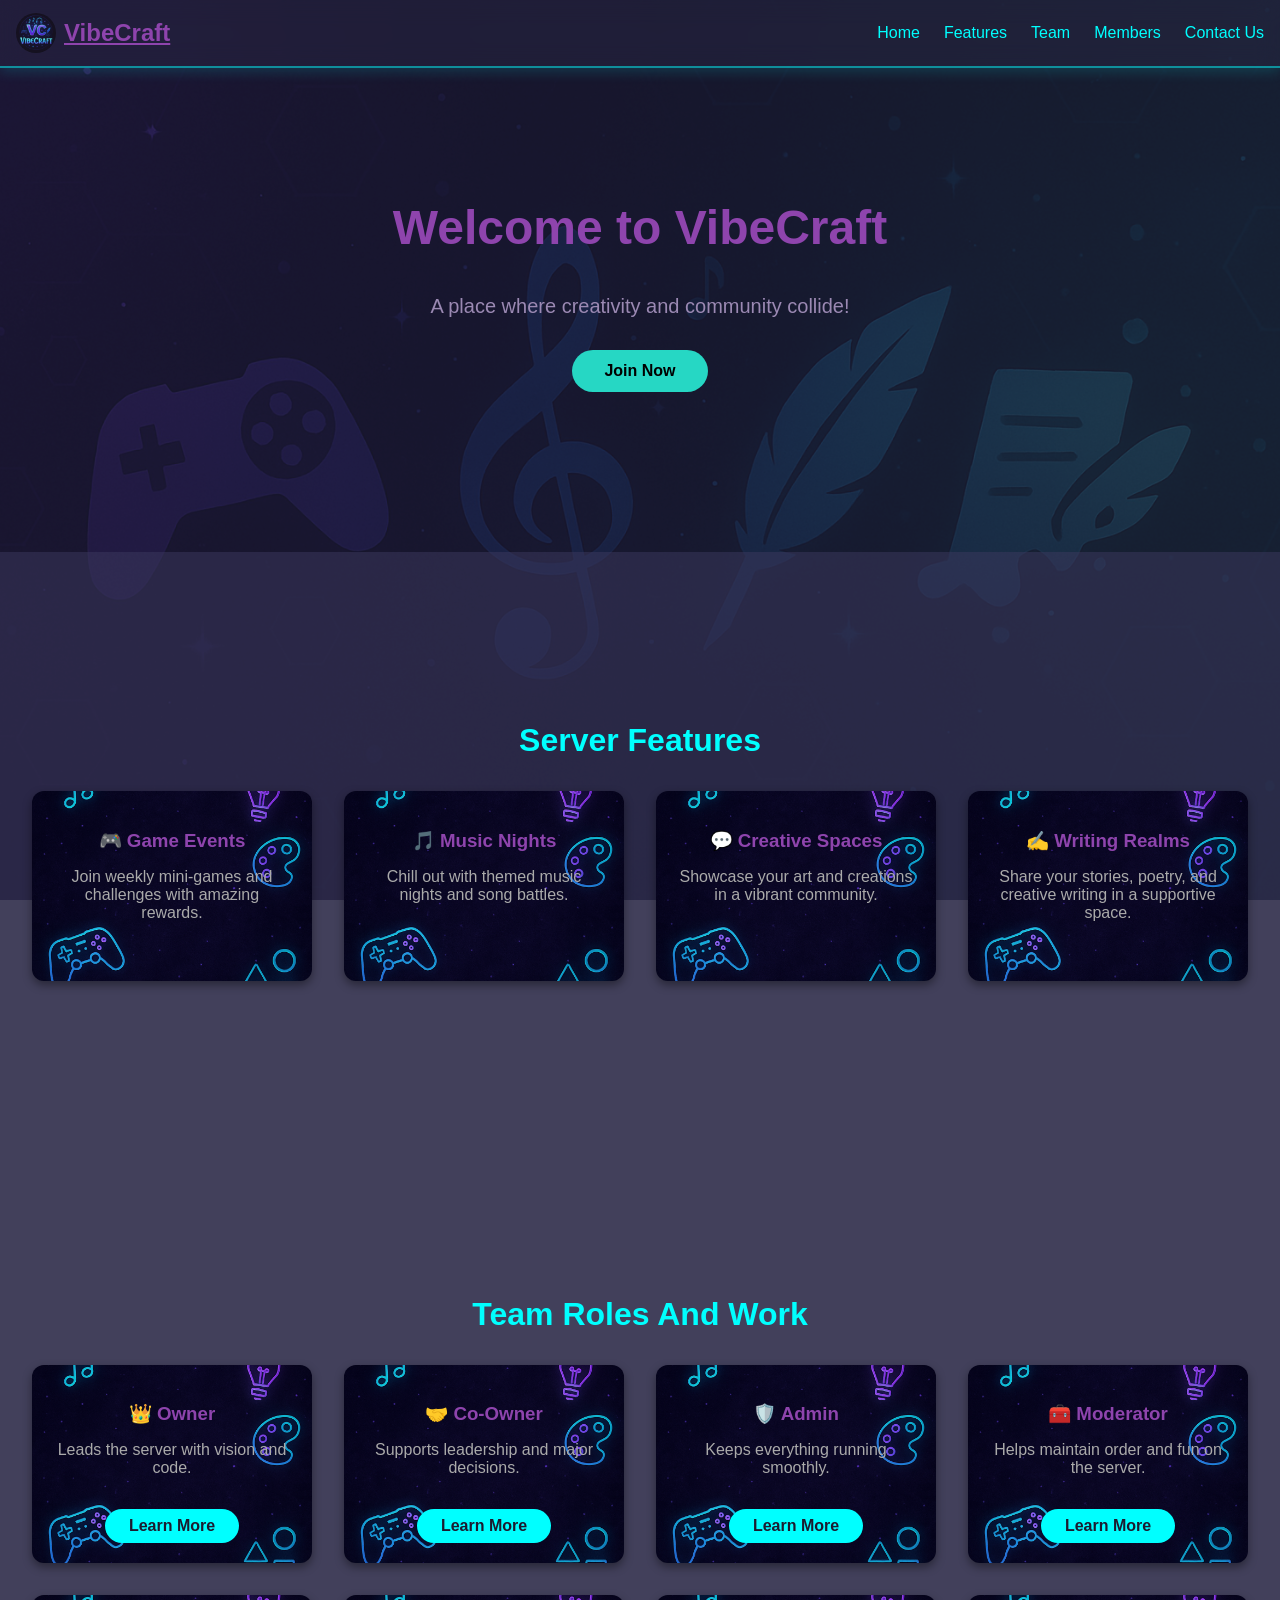
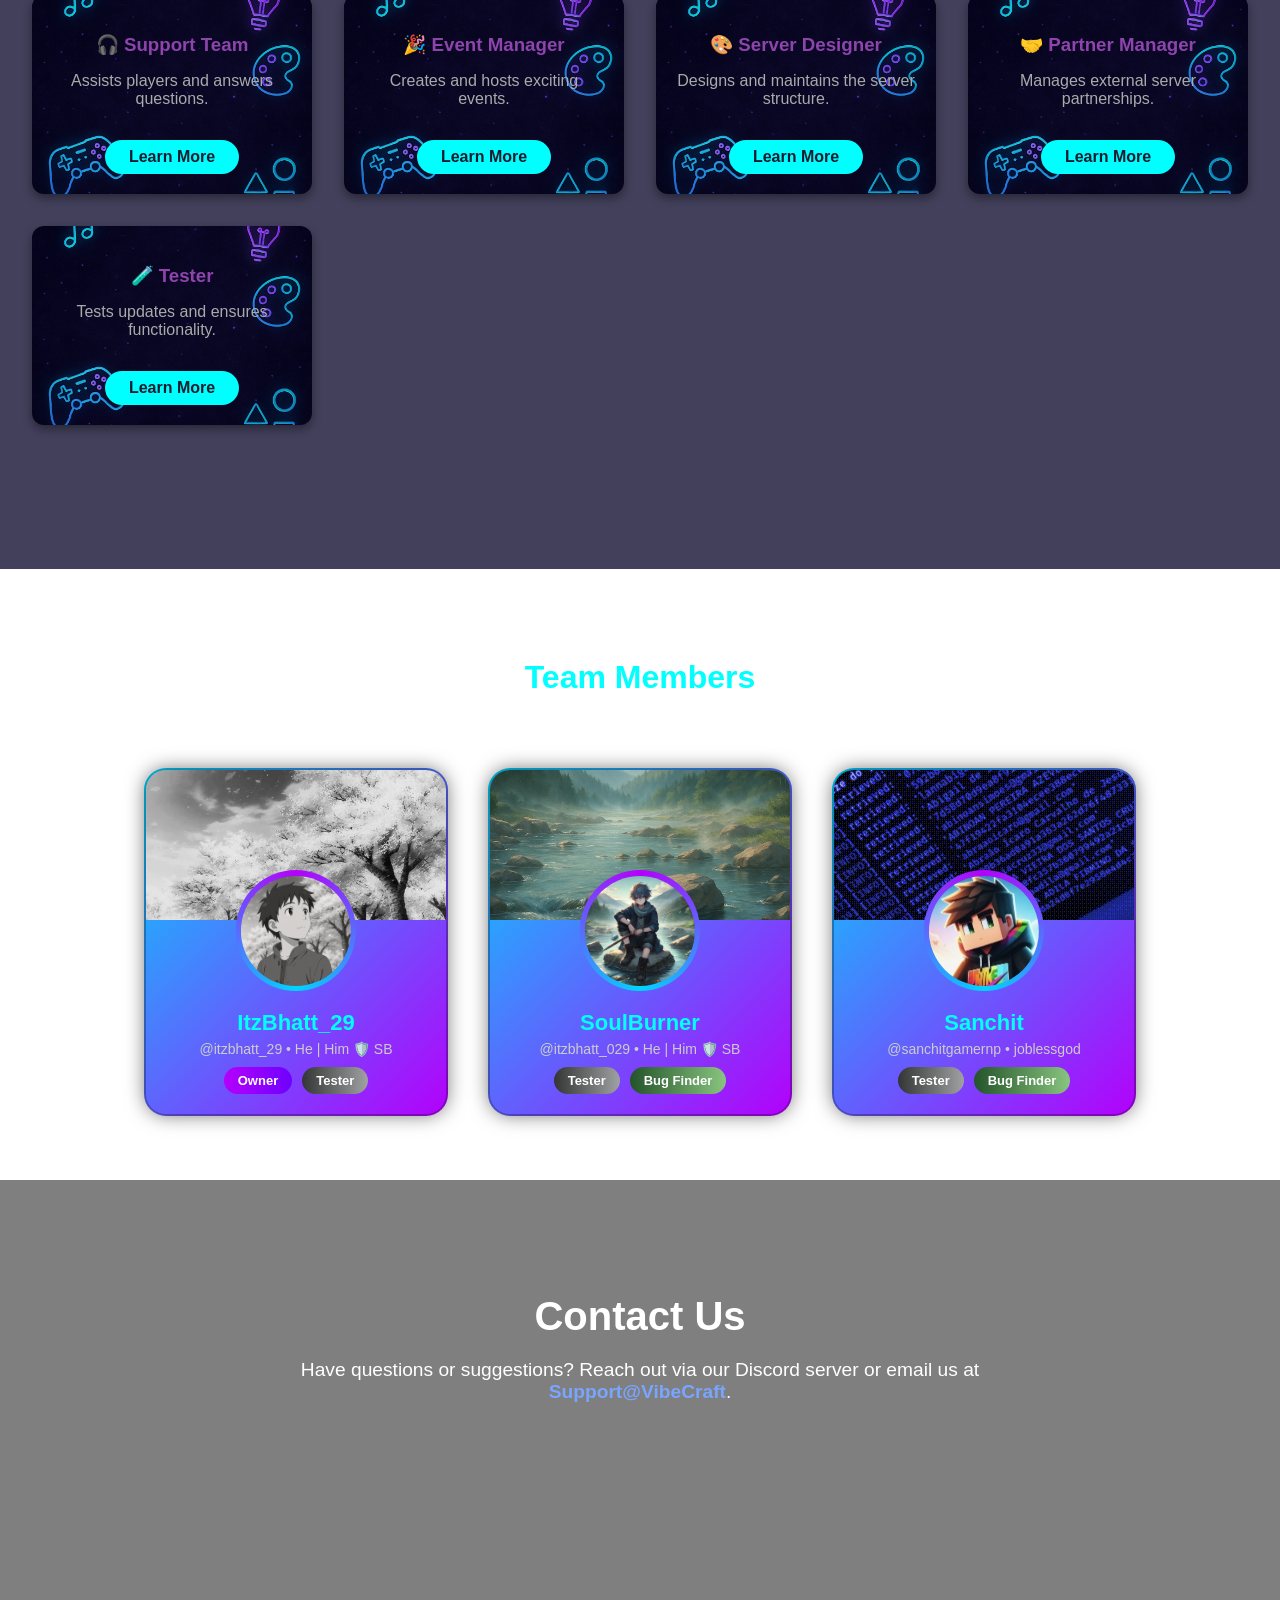
<file: V1.0/dc/index.html>
<!DOCTYPE html>
<html lang="en">
  
<head>
  <meta charset="UTF-8" />
  <meta name="viewport" content="width=device-width, initial-scale=1.0" />
  <title>VibeCraft Discord</title>
  
  <link rel="icon" type="image/x-icon" href="Img/logo.png">
  <link rel="stylesheet" href="style.css" />
</head>
  
<body>

  <!-- Navbar -->
  <div class="navbar">
    <div class="logo-container">
        <img src="Img/logo.png" draggable="false" alt="Logo" class="logo">
      <a href="/" class="server-name">VibeCraft</a>
    </div>

  <!-- Hamburger menu icon -->
    <div class="menu-toggle" id="menu-toggle">
        &#9776; <!-- Unicode hamburger icon -->
    </div>

  <!-- Navigation Links -->
        <ul class="nav-links" id="nav-links">
            <li><a href="#home">Home</a></li>
            <li><a href="#features">Features</a></li>
            <li><a href="#teams">Team</a></li>
            <li><a href="#members">Members</a></li>
            <li><a href="#contact">Contact Us</a></li>
        </ul>
    </div>

  <!-- Welcome Section -->
  <section class="welcome" id="Home">
    <h1>Welcome to VibeCraft</h1>
    <p class="slogan">A place where creativity and community collide!</p>
    <a href="https://discord.gg/cn9suYFgDA" class="join-button">Join Now</a>
  </section>

    <!-- Features Section -->
  <section class="features" id="features">
    <h2>Server Features</h2>
    <div class="feature-grid">
      <div class="feature-card"><h3>🎮 Game Events</h3><p>Join weekly mini-games and challenges with amazing rewards.</p></div>
      <div class="feature-card"><h3>🎵 Music Nights</h3><p>Chill out with themed music nights and song battles.</p></div>
      <div class="feature-card"><h3>💬 Creative Spaces</h3><p>Showcase your art and creations in a vibrant community.</p></div>
      <div class="feature-card"><h3>✍️ Writing Realms</h3><p>Share your stories, poetry, and creative writing in a supportive space.</p></div>
    </div>
  </section>

  <!-- Teams Section -->
  <section class="teams" id="teams">
    <h2>Team Roles And Work </h2>
    <div class="team-grid">
      <div class="team-card">
        <h3>👑 Owner</h3>
        <p>Leads the server with vision and code.</p>
        <span class="learn-more" data-role="Owner">Learn More</span>
      </div>
      <div class="team-card">
        <h3>🤝 Co-Owner</h3>
        <p>Supports leadership and major decisions.</p>
        <span class="learn-more" data-role="Co-Owner">Learn More</span>
      </div>
      <div class="team-card">
        <h3>🛡️ Admin</h3>
        <p>Keeps everything running smoothly.</p>
        <span class="learn-more" data-role="Admin">Learn More</span>
      </div>
      <div class="team-card">
        <h3>🧰 Moderator</h3>
        <p>Helps maintain order and fun on the server.</p>
        <span class="learn-more" data-role="Moderator">Learn More</span>
      </div>
      <div class="team-card">
        <h3>🎧 Support Team</h3>
        <p>Assists players and answers questions.</p>
        <span class="learn-more" data-role="Support Team">Learn More</span>
      </div>
      <div class="team-card">
        <h3>🎉 Event Manager</h3>
        <p>Creates and hosts exciting events.</p>
        <span class="learn-more" data-role="Event Manager">Learn More</span>
      </div>
      <div class="team-card">
        <h3>🎨 Server Designer</h3>
        <p>Designs and maintains the server structure.</p>
        <span class="learn-more" data-role="Server Designer">Learn More</span>
      </div>
      <div class="team-card">
        <h3>🤝 Partner Manager</h3>
        <p>Manages external server partnerships.</p>
        <span class="learn-more" data-role="Partner Manager">Learn More</span>
      </div>
      <div class="team-card">
        <h3>🧪 Tester</h3>
        <p>Tests updates and ensures functionality.</p>
        <span class="learn-more" data-role="Tester">Learn More</span>
      </div>
    </div>
  </section>

  
  
  <!-- Member Section -->
    <div class="members" id="members">
      <h2>Team Members</h2>
    
    <!-- Member 1 -->
    <div class="member-card">
      <div class="gradient-border">
        <div class="card-content">
          <div class="banner" style="background-image: url('Img/pf-banner.gif');"></div>
          <div class="pfp-wrapper">
              <div class="pfp-border">
                <img src="Img/pf.png" alt="Profile" class="pfp" />
              </div>
          </div>
          <div class="profile-content">
            <h2>ItzBhatt_29</h2>
            <p>@itzbhatt_29 • He | Him 🛡️ SB</p>
            <div class="badges">
              <span class="badge owner">Owner</span>
              <span class="badge tester">Tester</span>
            </div>
          </div>
        </div>
      </div>
    </div>

    <!-- Member 2 -->
    <div class="member-card">
      <div class="gradient-border">
        <div class="card-content">
          <div class="banner" style="background-image: url('Img/pf-banner2.png');"></div>
          <div class="pfp-wrapper">
              <div class="pfp-border">
                <img src="Img/PF2.webp" alt="Profile" class="pfp" />
              </div> 
          </div>
          <div class="profile-content">
            <h2>SoulBurner</h2>
            <p>@itzbhatt_029 • He | Him 🛡️ SB</p>
            <div class="badges">
              <span class="badge tester">Tester</span>
              <span class="badge bug-finder">Bug Finder</span>
            </div>
          </div>
        </div>
      </div>
    </div>

      <!-- Member 3 -->
    <div class="member-card">
      <div class="gradient-border">
        <div class="card-content">
          <div class="banner" style="background-image: url('Img/pf-banner3.gif');"></div>
          <div class="pfp-wrapper">
              <div class="pfp-border">
                <img src="Img/pf3.png" alt="Profile" class="pfp" />
              </div>
          </div>
          <div class="profile-content">
            <h2>Sanchit</h2>
            <p>@sanchitgamernp • joblessgod</p>
            <div class="badges">
              <span class="badge tester">Tester</span>
              <span class="badge bug-finder">Bug Finder</span>
            </div>
          </div>
        </div>
      </div>
    </div>

  </div>


  <!-- Contact Section -->
  <section class="contact" id="contact">
    <h2>Contact Us</h2>
    <p>Have questions or suggestions? Reach out via our Discord server or email us at <a href="https://discord.gg/YE26GUWMZp">Support@VibeCraft</a>.</p>
    <div class="discord-widget">
      <iframe src="https://discord.com/widget?id=1371827206577459211&theme=dark" width="350" height="500" allowtransparency="true" frameborder="0" sandbox="allow-popups allow-popups-to-escape-sandbox allow-same-origin allow-scripts"></iframe>
    </div>
  </section>

  <!-- Popup Modal -->
  <div id="popup" class="modal">
    <div class="modal-content">
      <span class="close">&times;</span>
      <h2 id="popup-title">Title</h2>
      <p id="popup-description">Description here...</p>
    </div>
  </div>

  <!-- JavaScript -->
  <script src="script.js"></script>
</body>
</html>
</file>
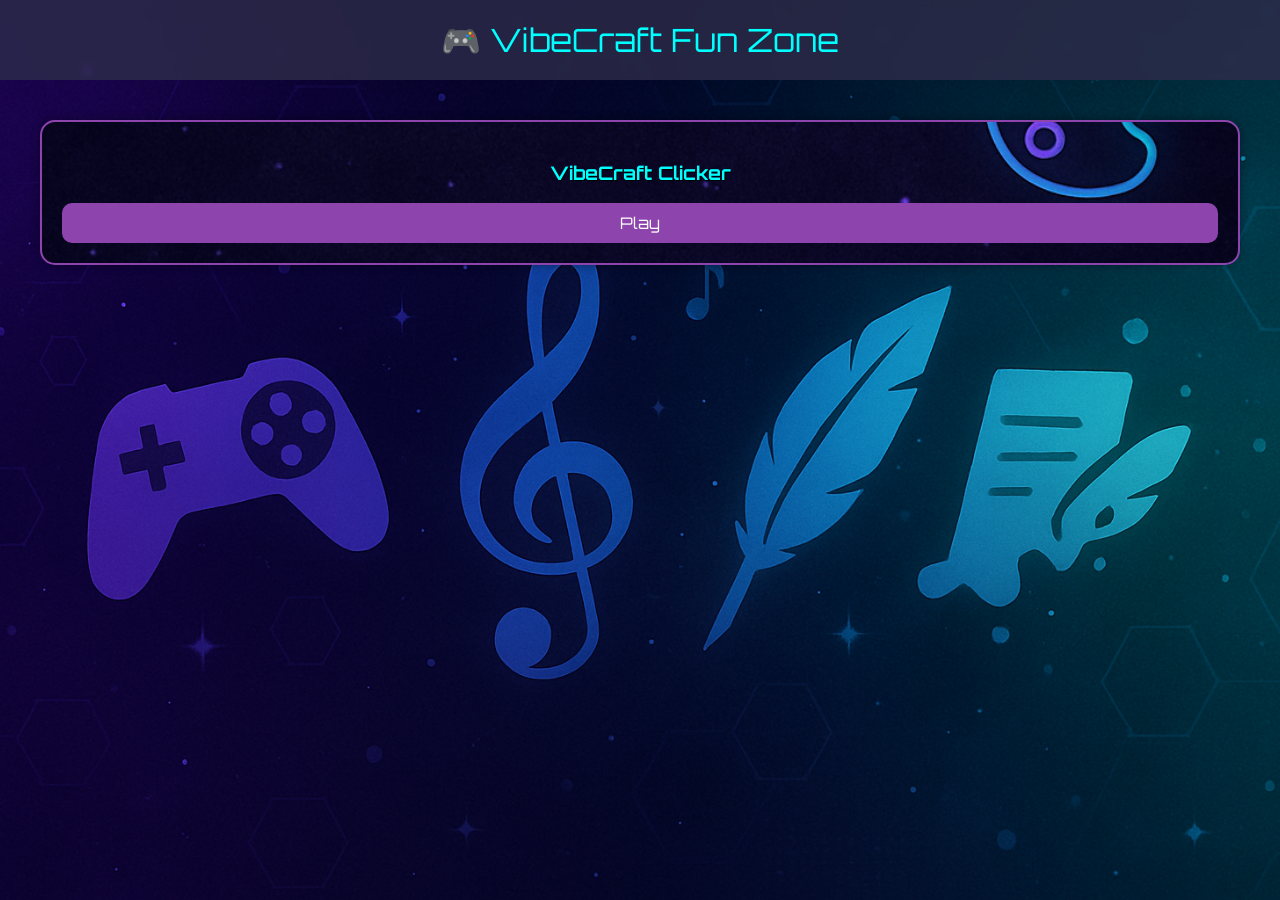
<file: V1.0/fun/index.html>
<!DOCTYPE html>
<html lang="en">
<head>
  <meta charset="UTF-8" />
  <meta name="viewport" content="width=device-width, initial-scale=1.0"/>
  <title>VibeCraft Games</title>
  <link rel="icon" href="img/logo.png" type="image/x-icon" />
  <link href="https://fonts.googleapis.com/css2?family=Orbitron&display=swap" rel="stylesheet">
  <style>
    body {
      margin: 0;
      font-family: 'Orbitron', sans-serif;
      background: url('img/bg.png') no-repeat center center fixed;
      background-size: cover;
      color: #FFFFFF;
    }
    header {
      background-color: rgba(46, 44, 74, 0.8);
      padding: 20px;
      text-align: center;
      font-size: 2rem;
      color: #00FFFF;
      backdrop-filter: blur(4px);
    }
    .game-container {
      display: grid;
      grid-template-columns: repeat(auto-fit, minmax(250px, 1fr));
      gap: 20px;
      padding: 40px;
    }
    .game-card {
      background: url('img/card-bg.png') no-repeat center center;
      background-size: cover;
      border: 2px solid #8E44AD;
      border-radius: 15px;
      padding: 20px;
      text-align: center;
      transition: transform 0.2s, box-shadow 0.3s;
      cursor: pointer;
      box-shadow: 0 0 10px rgba(0,0,0,0.4);
    }
    .game-card:hover {
      transform: scale(1.03);
      box-shadow: 0 0 15px #4FD0E6;
    }
    .game-card h3 {
      color: #00FFFF;
      text-shadow: 1px 1px #000;
    }
    .game-card a {
      text-decoration: none;
      color: #FFFFFF;
      display: block;
      margin-top: 10px;
      background-color: #8E44AD;
      padding: 10px;
      border-radius: 10px;
      transition: background 0.2s;
    }
    .game-card a:hover {
      background-color: #26D7C4;
    }
  </style>
</head>
<body>
  <header>🎮 VibeCraft Fun Zone</header>

  <div class="game-container">
    <!-- Game Card Example -->
    <div class="game-card">
      <h3>VibeCraft Clicker</h3>
      <a href="games/Clicker/index.html" target="_blank">Play</a>
    </div>

    <!-- Add more cards below -->
    <!--
    <div class="game-card">
      <h3>Your Game Title</h3>
      <a href="games/your-game-folder/index.html" target="_blank">Play</a>
    </div>
    -->
  </div>
</body>
</html>
</file>
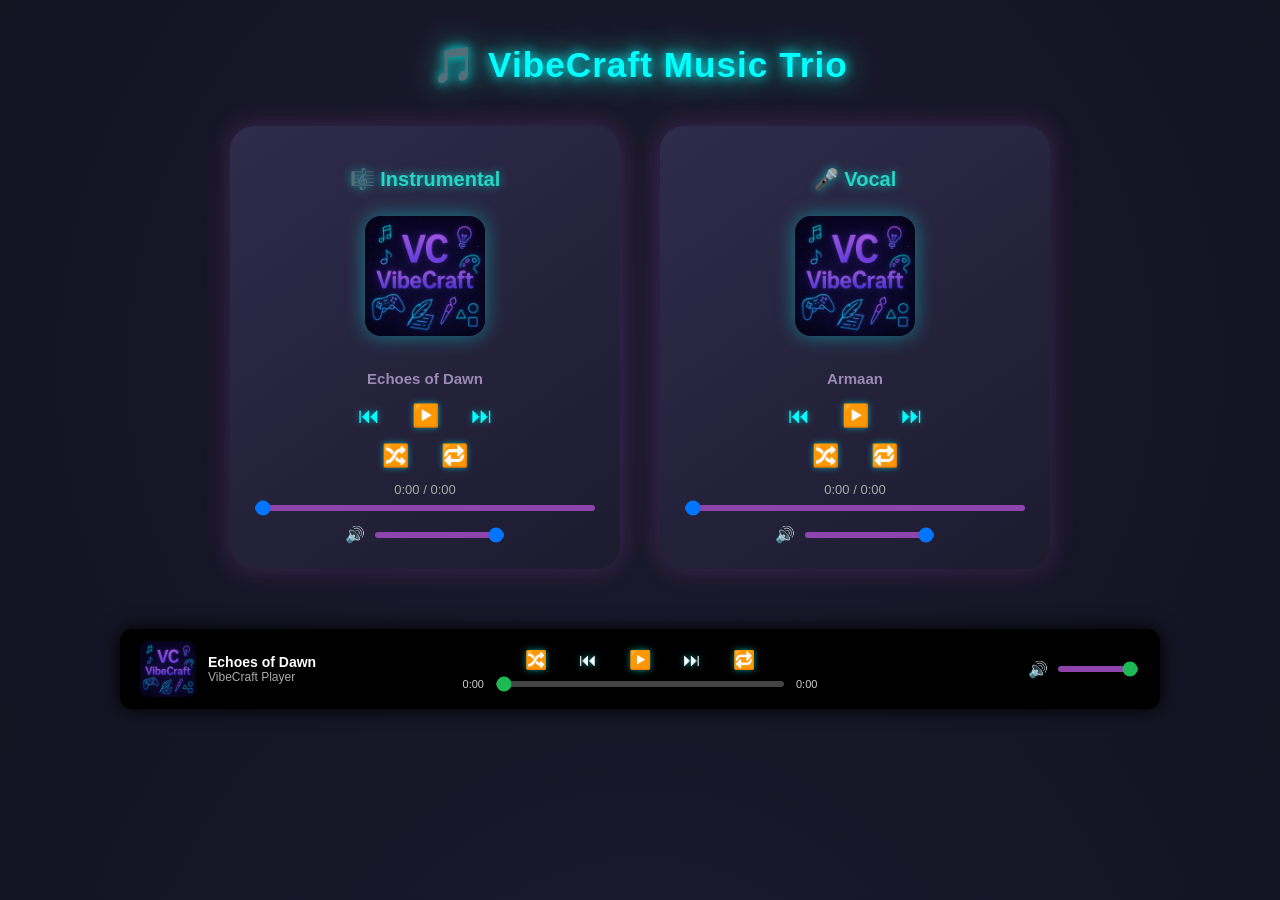
<file: V1.0/Song/index.html>
<!DOCTYPE html>
<html lang="en">
<head>
  <meta charset="UTF-8" />
  <meta name="viewport" content="width=device-width, initial-scale=1.0"/>
  <title>VibeCraft Music Trio</title>
  <link rel="stylesheet" href="styles.css" />
</head>
<body>
  <h1 class="title">🎵 VibeCraft Music Trio</h1>

  <!-- 🎼 Instrumental + 🎤 Vocal Players -->
  <div class="player-wrapper horizontal">

    <!-- Instrumental Player -->
    <div class="player" id="instrumentalPlayer">
      <h2>🎼 Instrumental</h2>
      <img src="songs/covers/default.jpg" class="cover" id="inst-cover" />
      <h3 id="inst-title">Instrumental 1</h3>
      <div class="controls">
        <button id="inst-prev">⏮</button>
        <button id="inst-play">▶️</button>
        <button id="inst-next">⏭</button>
      </div>
      <div class="options">
        <button id="inst-shuffle">🔀</button>
        <button id="inst-loop">🔁</button>
      </div>
      <div class="bottom-bar">
        <span id="inst-time">0:00 / 0:00</span>
        <input type="range" id="inst-progress" value="0" />
        <div class="volume-row">
          <span>🔊</span>
          <input type="range" id="inst-volume" min="0" max="1" step="0.01" value="1" />
        </div>
      </div>
    </div>

    <!-- Vocal Player -->
    <div class="player" id="vocalPlayer">
      <h2>🎤 Vocal</h2>
      <img src="songs/covers/default.jpg" class="cover" id="vocal-cover" />
      <h3 id="vocal-title">Vocal 1</h3>
      <div class="controls">
        <button id="vocal-prev">⏮</button>
        <button id="vocal-play">▶️</button>
        <button id="vocal-next">⏭</button>
      </div>
      <div class="options">
        <button id="vocal-shuffle">🔀</button>
        <button id="vocal-loop">🔁</button>
      </div>
      <div class="bottom-bar">
        <span id="vocal-time">0:00 / 0:00</span>
        <input type="range" id="vocal-progress" value="0" />
        <div class="volume-row">
          <span>🔊</span>
          <input type="range" id="vocal-volume" min="0" max="1" step="0.01" value="1" />
        </div>
      </div>
    </div>

  </div>

  <!-- 🎲 Mixed Shuffle Player (Spotify Style) -->
  <div class="spotify-player">
    <div class="left">
      <img src="songs/covers/default.jpg" id="mix-cover" />
      <div class="song-info">
        <div id="mix-title">Random Mix</div>
        <div id="mix-artist">VibeCraft Player</div>
      </div>
    </div>

    <div class="center">
      <div class="controls">
        <button id="mix-shuffle">🔀</button>
        <button id="mix-prev">⏮</button>
        <button id="mix-play">▶️</button>
        <button id="mix-next">⏭</button>
        <button id="mix-loop">🔁</button>
      </div>
      <div class="progress">
        <span id="mix-time-current">0:00</span>
        <input type="range" id="mix-progress" value="0" />
        <span id="mix-time-duration">0:00</span>
      </div>
    </div>

    <div class="right">
      <span>🔊</span>
      <input type="range" id="mix-volume" min="0" max="1" step="0.01" value="1" />
    </div>
  </div>

  <!-- Audio Elements -->
  <audio id="inst-audio"></audio>
  <audio id="vocal-audio"></audio>
  <audio id="mix-audio"></audio>

  <script src="script.js"></script>
</body>
</html>
</file>
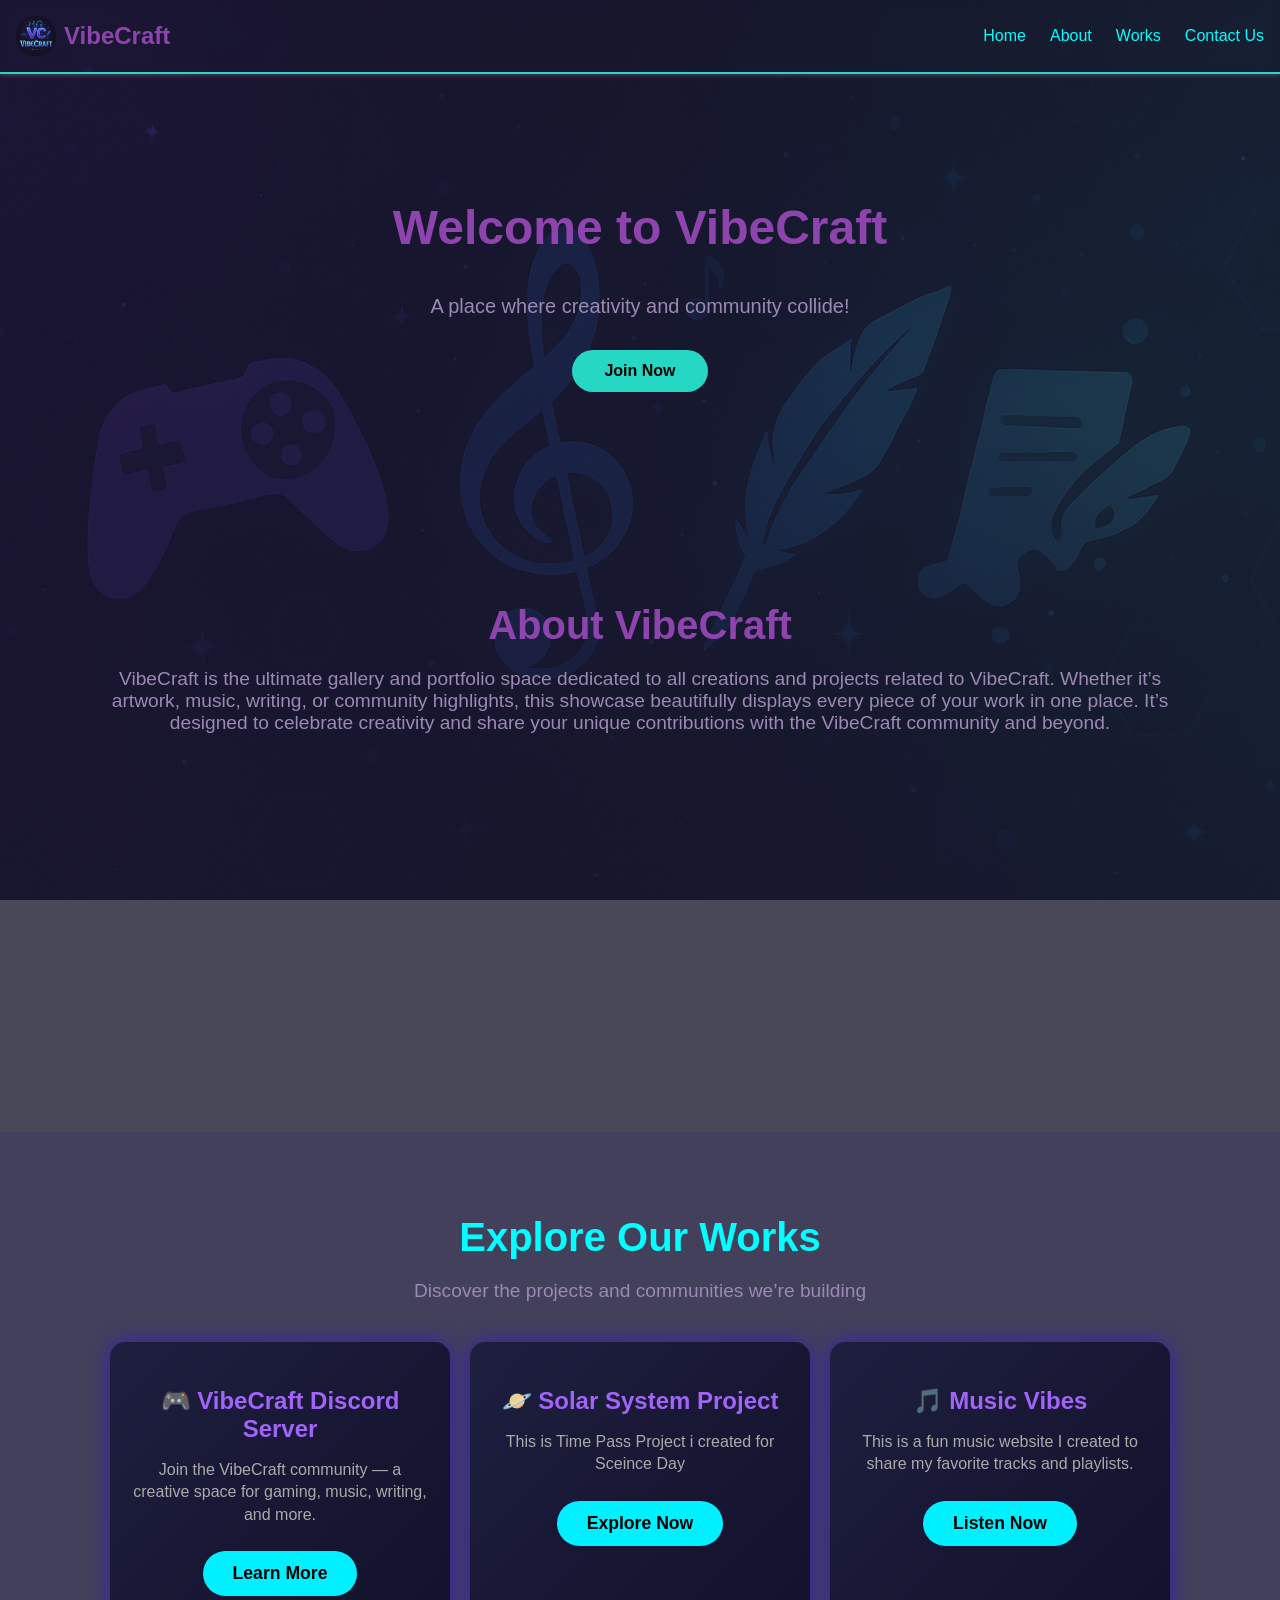
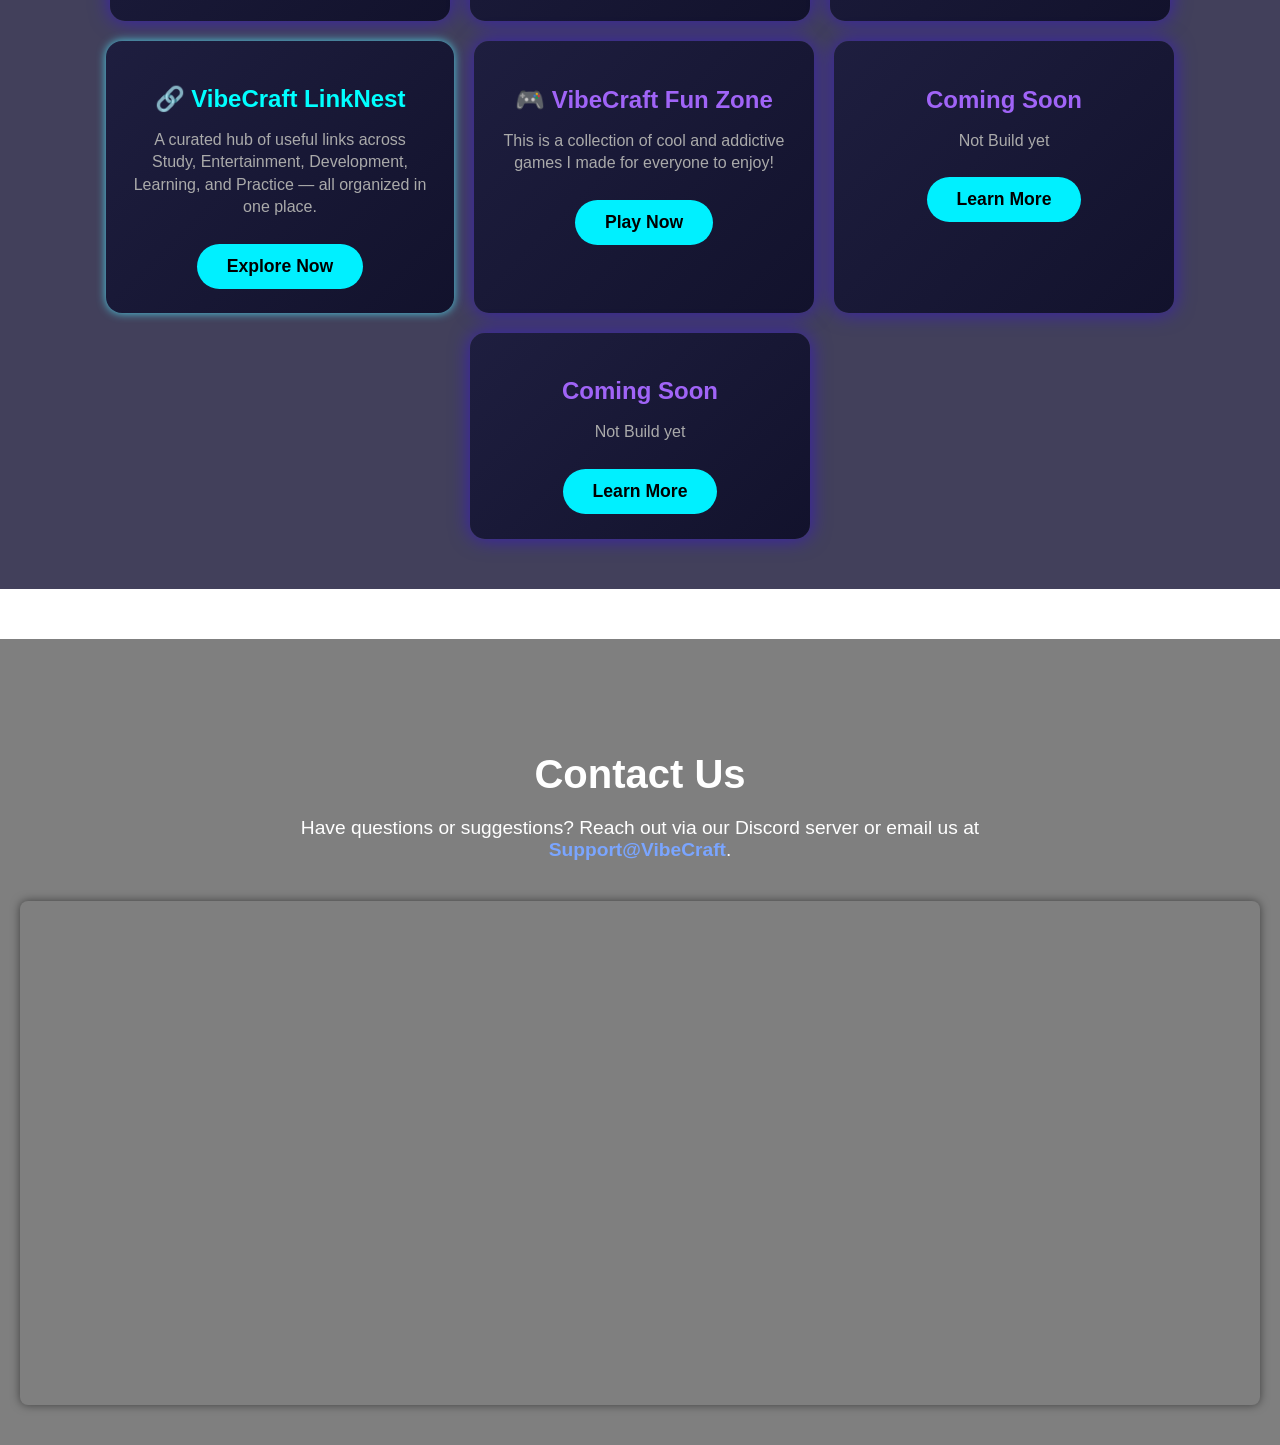
<file: V1.0/VibeCraft/index.html>
<!DOCTYPE html>
<html lang="en">

<head>
  <meta charset="UTF-8" />
  <meta name="viewport" content="width=device-width, initial-scale=1" />
  <title>VibeCraft</title>
  <link rel="icon" type="image/x-icon" href="Img/logo.png">
  <link rel="stylesheet" href="style.css" />
</head>

<body>

  <!-- Navbar -->
  <div class="navbar">
    <div class="logo-container">
      <img src="Img/logo.png" draggable="false" alt="Logo" class="logo">
      <a href="/" class="server-name">VibeCraft</a>
    </div>

    <!-- Hamburger menu icon -->
    <div class="menu-toggle" id="menu-toggle">
      <!-- &#9776; Unicode hamburger icon -->
      <input id="checkbox" type="checkbox">
      <label class="toggle" for="checkbox">
        <div id="bar1" class="bars"></div>
        <div id="bar2" class="bars"></div>
        <div id="bar3" class="bars"></div>
      </label>
    </div>

    <!-- Navigation Links -->
    <ul class="nav-links" id="nav-links">
      <li><a href="#Home">Home</a></li>
      <li><a href="#about">About</a></li>
      <li><a href="#works">Works</a></li>
      <li><a href="#contact">Contact Us</a></li>
    </ul>
  </div>

  <!-- Welcome Section -->
  <section class="welcome" id="Home">
    <h1>Welcome to VibeCraft</h1>
    <p class="slogan">A place where creativity and community collide!</p>
    <a href="https://discord.gg/cn9suYFgDA" target="_blank" class="join-button">Join Now</a>
  </section>

  <!-- about Section -->
  <section class="about" id="about">
    <h2>About VibeCraft</h2>
    <p>VibeCraft is the ultimate gallery and portfolio space dedicated to all creations and projects related to
      VibeCraft. Whether it’s artwork, music, writing, or community highlights, this showcase beautifully displays every
      piece of your work in one place. It’s designed to celebrate creativity and share your unique contributions with
      the VibeCraft community and beyond.</p>
  </section>

  <!-- Works Section -->

  <section class="works" id="works">
    <h2>Explore Our Works</h2>
    <p>Discover the projects and communities we’re building</p>

    <div class="card-container">
      <div class="card">
        <h2>🎮 VibeCraft Discord Server</h2>
        <p>Join the VibeCraft community — a creative space for gaming, music, writing, and more.</p>
        <a href="https://dc.vibecraft.sbs" target="_blank" class="learn-more-btn">Learn More</a>
      </div>
      <div class="card">
        <h2> 🪐 Solar System Project</h2>
        <p>This is Time Pass Project i created for Sceince Day</p>
        <a href="https://ss.vibecraft.sbs" target="_blank" class="learn-more-btn">Explore Now</a>
      </div>
      <div class="card">
        <h2> 🎵 Music Vibes</h2>
        <p>This is a fun music website I created to share my favorite tracks and playlists.</p>
        <a href="https://songs.vibecraft.sbs" target="_blank" class="learn-more-btn">Listen Now</a>
      </div>
      <div class="card"
        style="background-color: #2E2C4A; color: #FFFFFF; padding: 1.5rem; border-radius: 1rem; box-shadow: 0 0 10px #4FD0E6;">
        <h2 style="color: #00FFFF;">🔗 VibeCraft LinkNest</h2>
        <p style="color: #AAAAAA;">A curated hub of useful links across Study, Entertainment, Development, Learning, and
          Practice — all organized in one place.</p>
        <a href="https://linknest.vibecraft.sbs" target="_blank" class="learn-more-btn">Explore Now</a>
      </div>
      <div class="card">
        <h2>🎮 VibeCraft Fun Zone</h2>
        <p>This is a collection of cool and addictive games I made for everyone to enjoy!</p>
        <a href="https://fun.vibecraft.sbs" target="_blank" class="learn-more-btn">Play Now</a>
      </div>


      <div class="card">
        <h2>Coming Soon</h2>
        <p>Not Build yet</p>
        <a href="" class="learn-more-btn">Learn More</a>
      </div>

      <div class="card">
        <h2>Coming Soon</h2>
        <p>Not Build yet</p>
        <a href="" class="learn-more-btn">Learn More</a>
      </div>
    </div>
  </section>

  <!-- Contact Us Section -->
  <section class="contact" id="contact">
    <h2>Contact Us</h2>
    <p>Have questions or suggestions? Reach out via our Discord server or email us at <a
        href="https://discord.gg/YE26GUWMZp">Support@VibeCraft</a>.</p>
    <div class="discord-widget">
      <iframe src="https://discord.com/widget?id=1371827206577459211&theme=dark" width="350" height="500"
        allowtransparency="true" frameborder="0"
        sandbox="allow-popups allow-popups-to-escape-sandbox allow-same-origin allow-scripts"></iframe>
    </div>
  </section>

  <script src="script.js"></script>
</body>

</html>
</file>
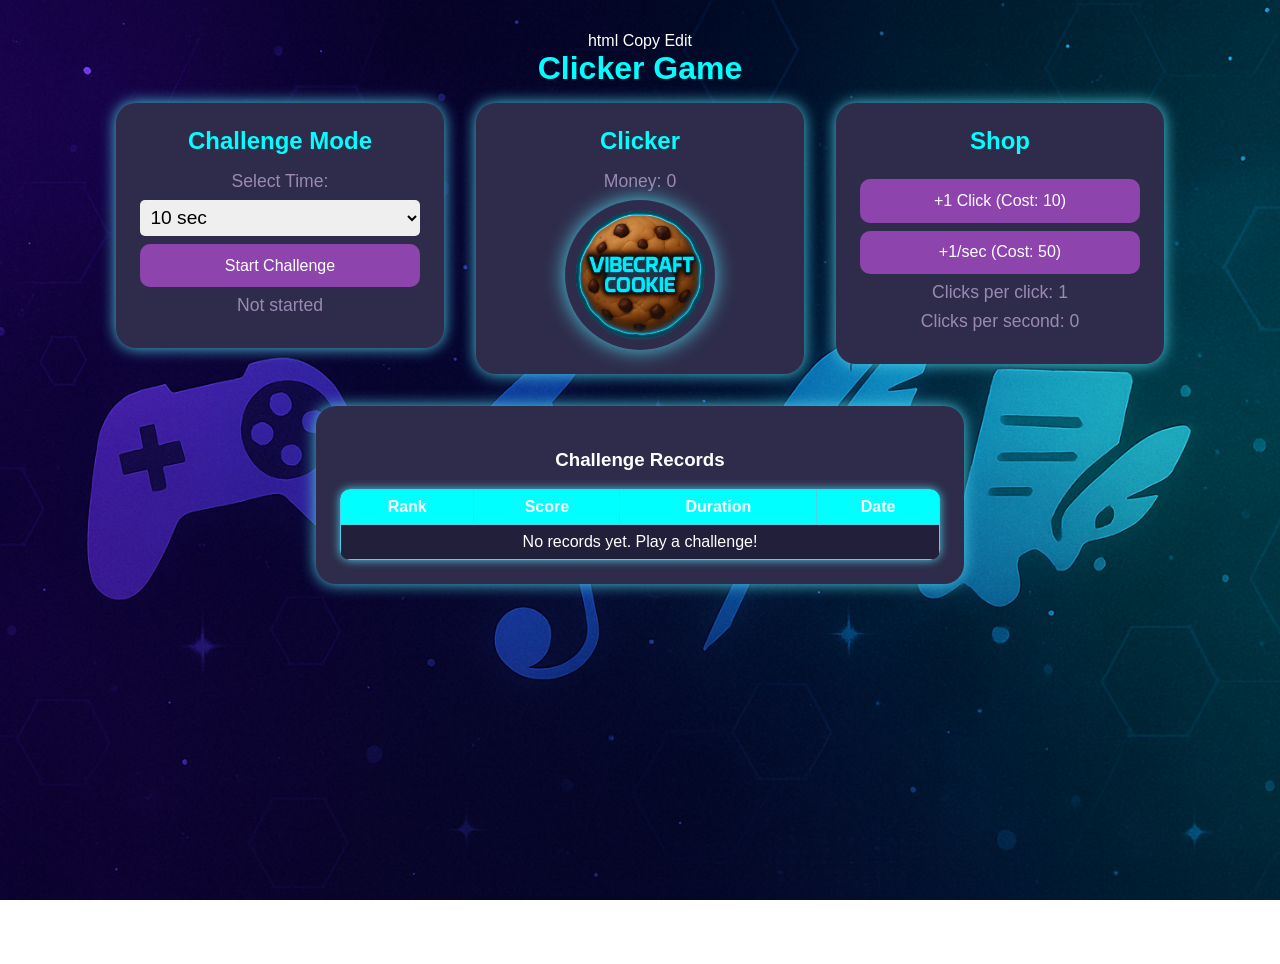
<file: V1.0/fun/games/Clicker/index.html>
html
Copy
Edit
<!DOCTYPE html>
<html lang="en">
<head>
  <meta charset="UTF-8" />
  <meta name="viewport" content="width=device-width, initial-scale=1" />
  <title>Vibecraft Clicker</title>
  <link rel="icon" type="image/x-icon" href="img/logo.png">

  <link rel="stylesheet" href="style.css" />
</head>
<body>
  <h1>Clicker Game</h1>
  <div id="mainLayout">
    <div id="challengeContainer">
      <h2>Challenge Mode</h2>
      <label for="challengeTimeSelect">Select Time:</label>
      <select id="challengeTimeSelect" class="large-select">
        <option value="10">10 sec</option>
        <option value="30">30 sec</option>
        <option value="60">60 sec</option>
        <option value="300">5 min</option>
        <option value="600">10 min</option>
      </select>
      <button id="startChallengeBtn">Start Challenge</button>
      <p id="challengeStatus">Not started</p>
    </div>

    <div id="clickerContainer">
      <h2>Clicker</h2>
      <p>Money: <span id="moneyDisplay">0</span></p>
      <img id="cookie" src="img/cookie.png" alt="Cookie" />
    </div>

    <div id="shopContainer">
      <h2>Shop</h2>
      <button id="clickUpgradeBtn">+1 Click (Cost: 10)</button>
      <button id="mpsUpgradeBtn">+1/sec (Cost: 50)</button>
      <p>Clicks per click: <span id="mpcDisplay">1</span></p>
      <p>Clicks per second: <span id="mpsDisplay">0</span></p>
    </div>
  </div>

  <!-- Move Challenge Records here, outside #challengeContainer -->
  <div id="recordContainer" class="fixed-record">
    <h3>Challenge Records</h3>
    <table id="recordTable" style="width: 100%; border-collapse: collapse;">
      <thead>
        <tr>
          <th>Rank</th>
          <th>Score</th>
          <th>Duration</th>
          <th>Date</th>
        </tr>
      </thead>
      <tbody id="recordBody">
        <!-- Records will appear here -->
      </tbody>
    </table>
  </div>

  <audio id="backgroundMusic" style="display:none"></audio>
  
  <script src="script.js"></script>
</body>
</html>
</file>
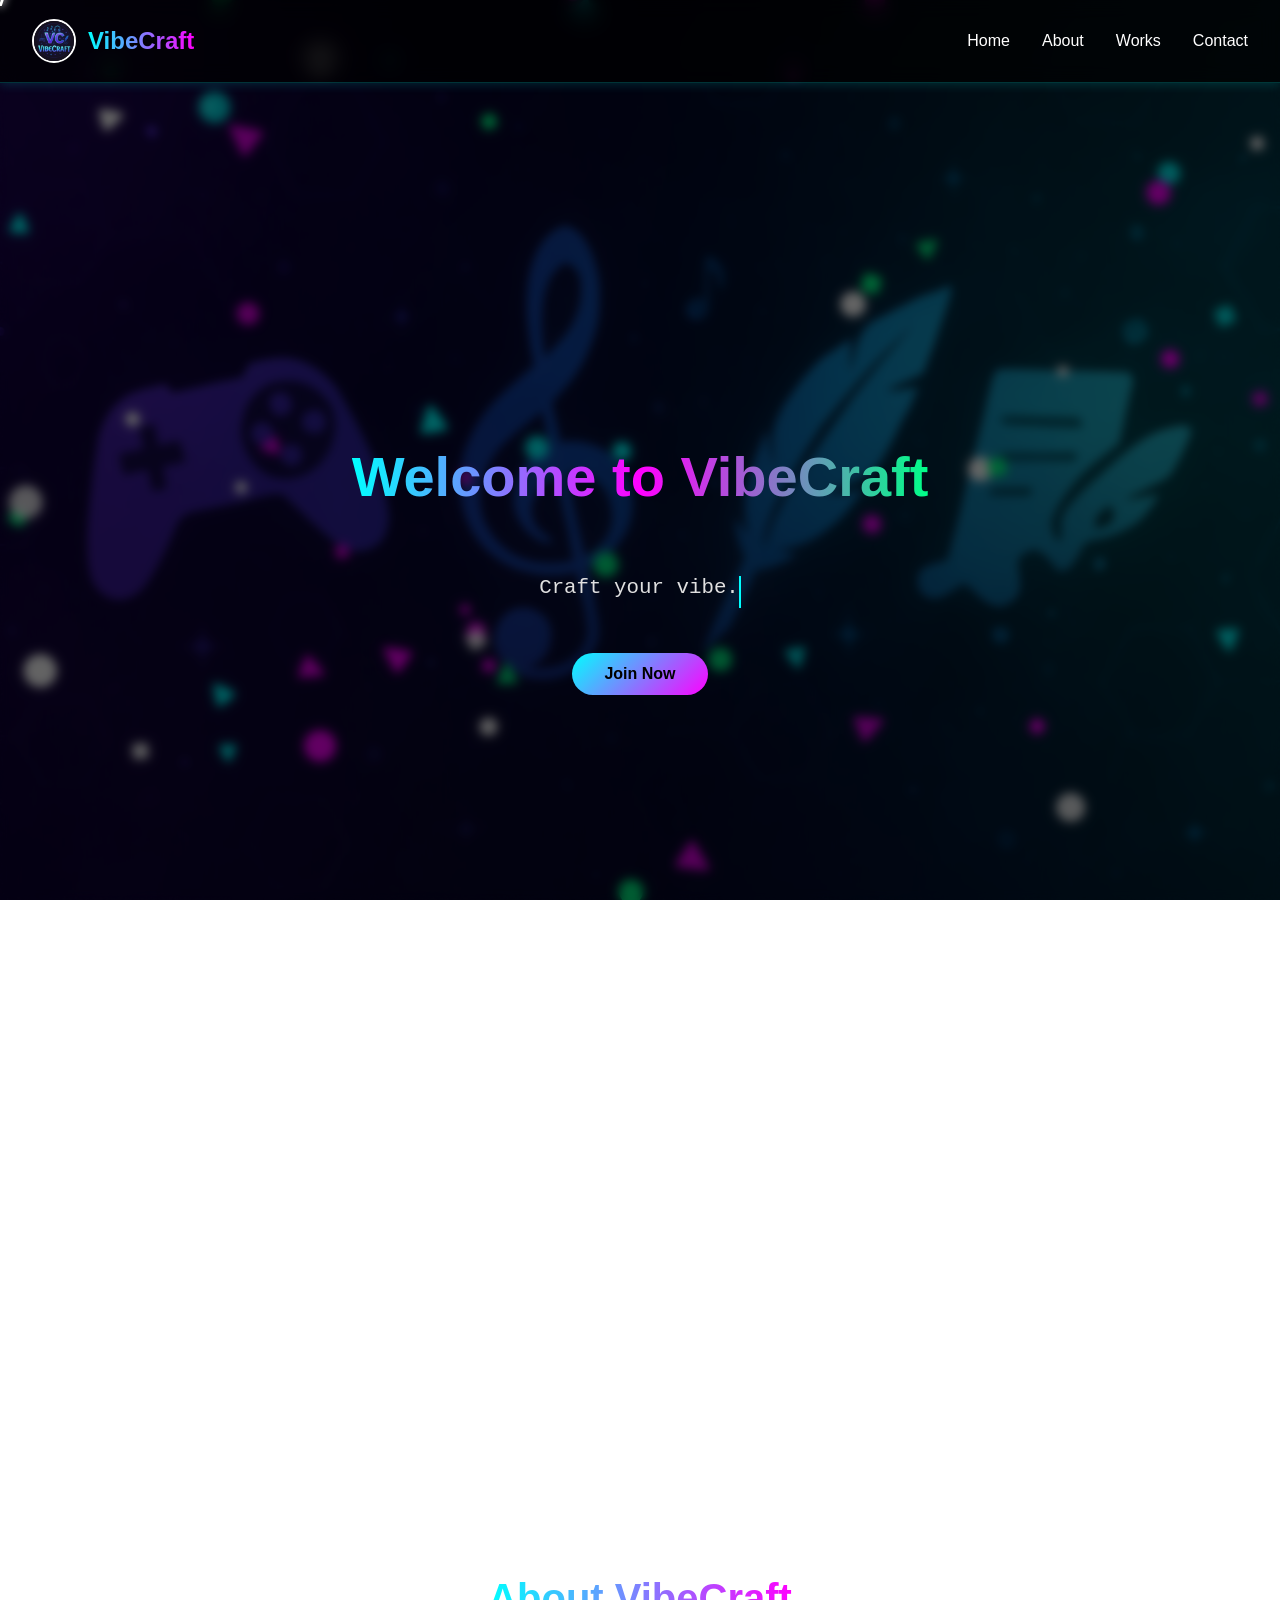
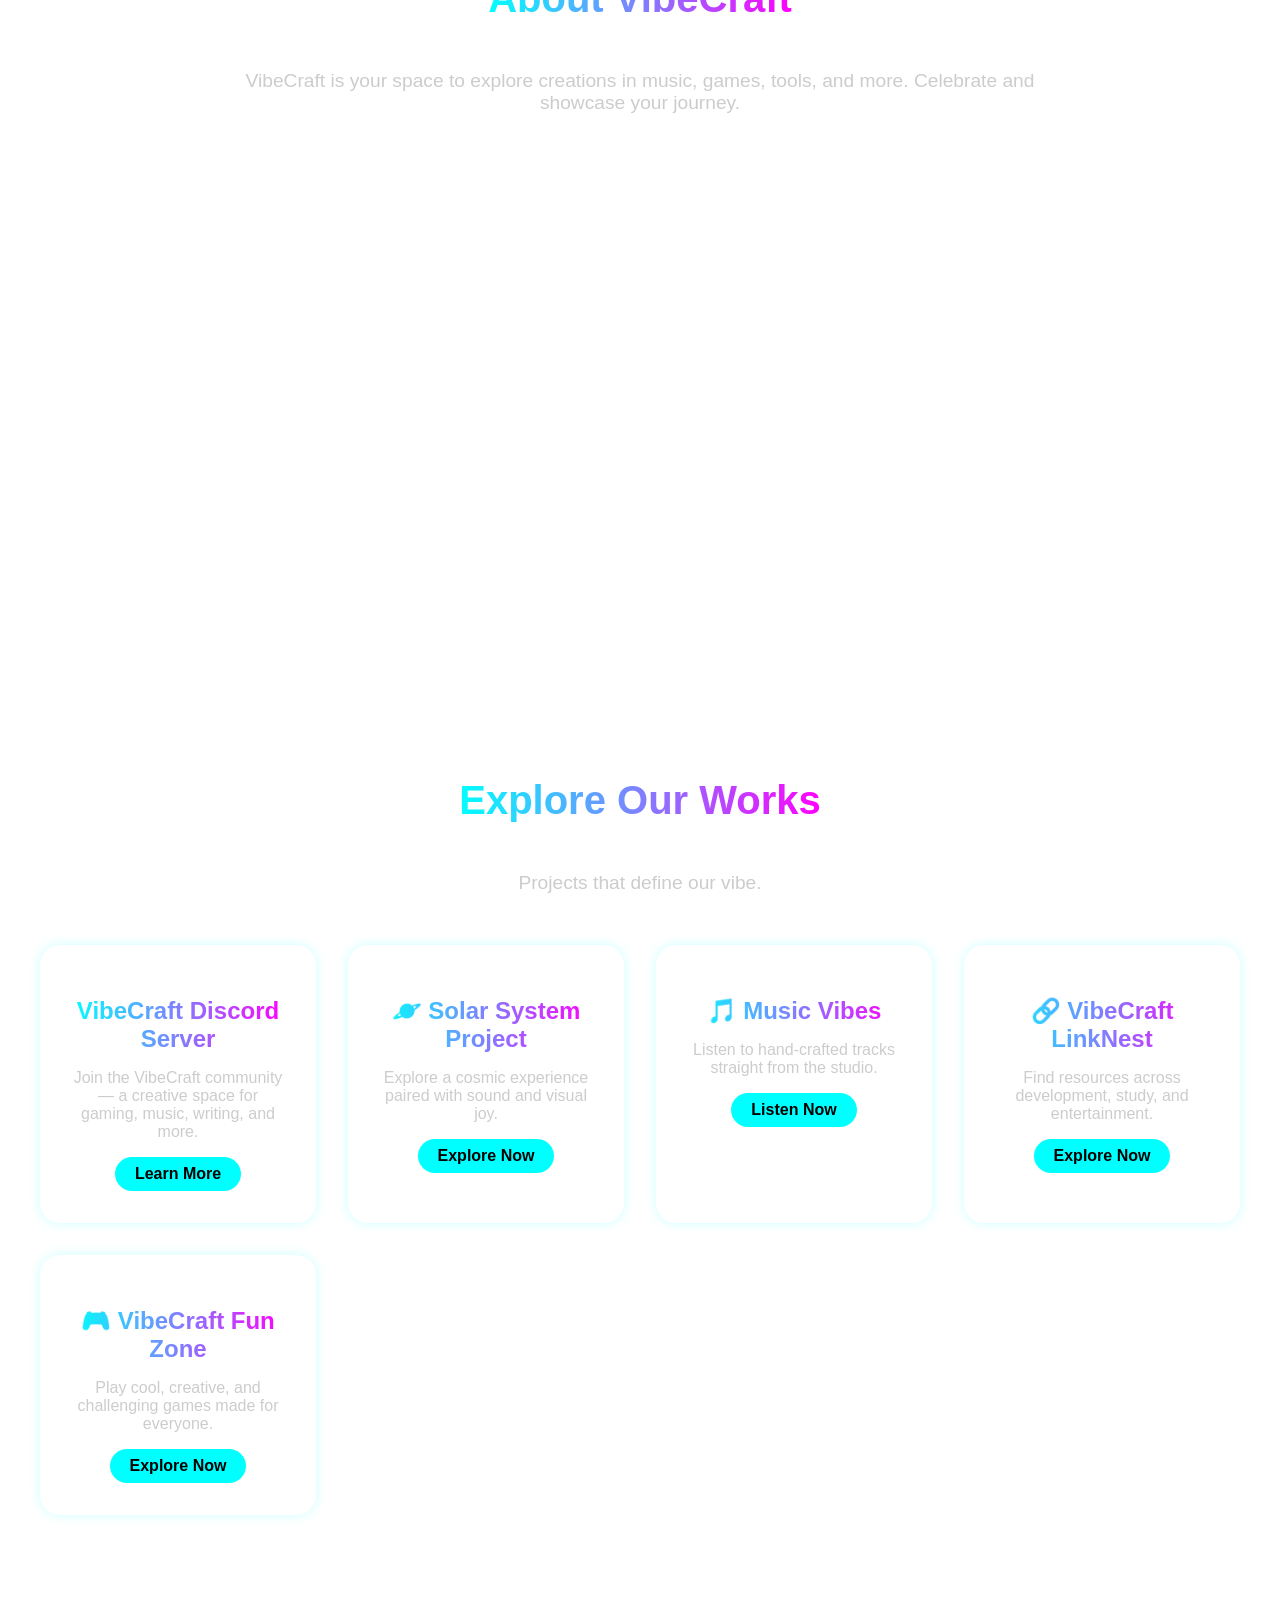
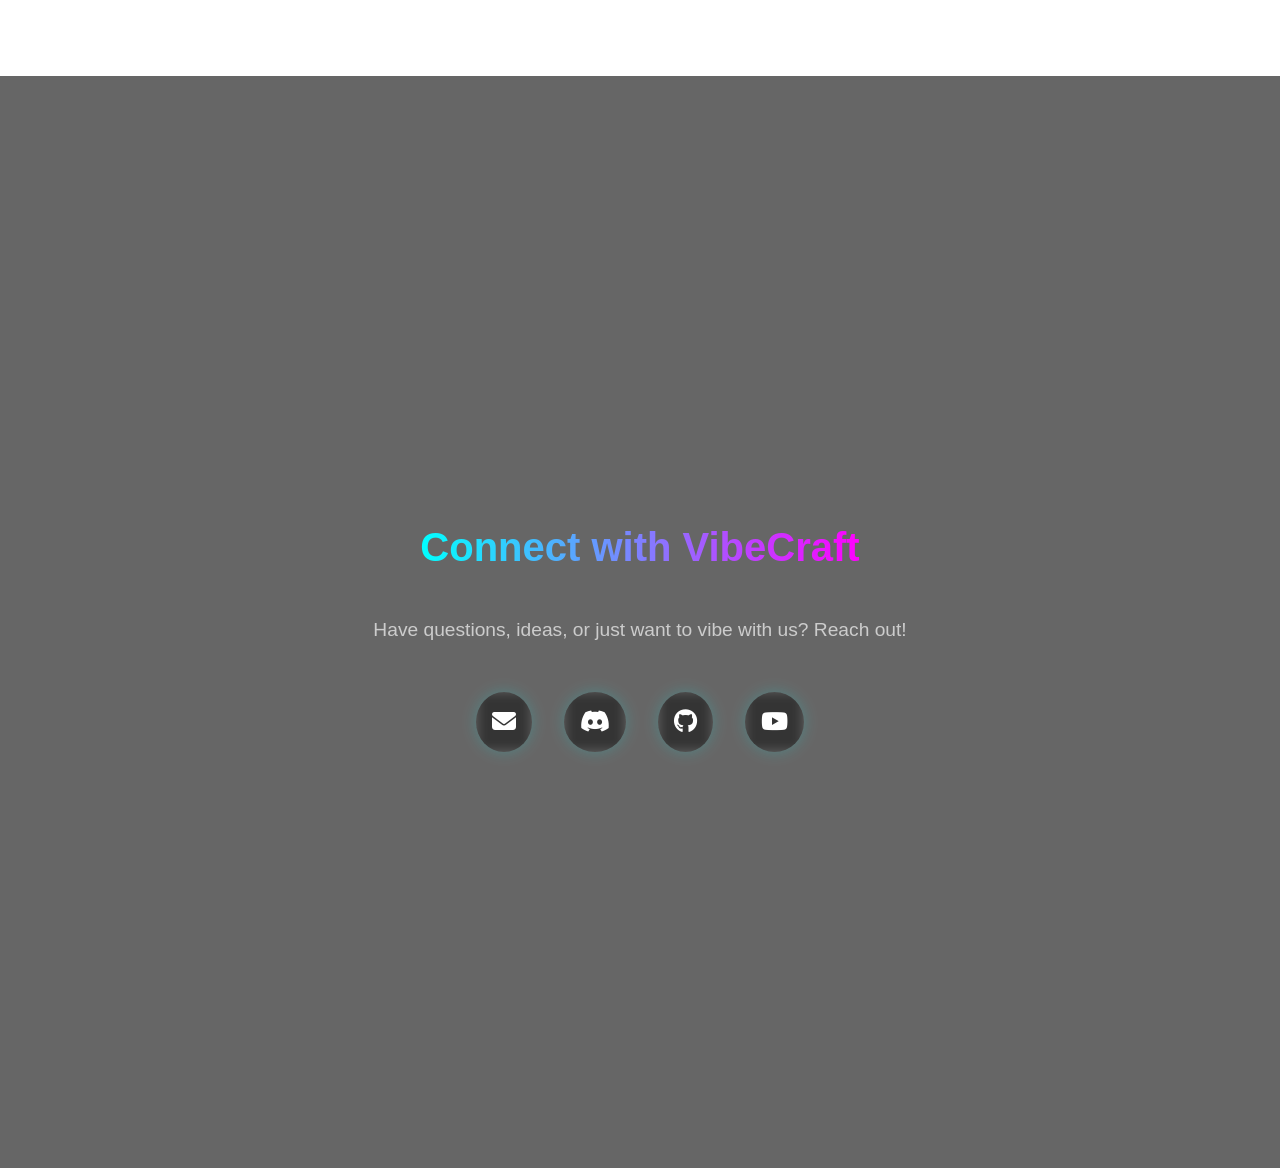
<file: V1.2/home/home.html>
<!DOCTYPE html>
<html lang="en">
<head>
  <meta charset="UTF-8" />
  <meta name="viewport" content="width=device-width, initial-scale=1.0" />
  <title>VibeCraft</title>
  
  <!-- Favicon -->
  <link rel="icon" type="image/png" href="../Img/logo.png" />
  
  <!-- Icons -->
  <link rel="stylesheet" href="https://cdnjs.cloudflare.com/ajax/libs/font-awesome/6.4.0/css/all.min.css" />

  <!-- CSS -->
  <link rel="stylesheet" href="home.css" />
</head>
<body>

  <!-- Background Canvas -->
  <canvas id="bg-canvas"></canvas>

  <!-- Navbar -->
  <nav class="navbar">
    <div class="logo-container">
      <img src="../Img/logo.png" alt="Logo" class="logo" />
      <a href="home.html" class="server-name">VibeCraft</a>
    </div>
    <ul class="nav-links">
      <li><a href="#Home">Home</a></li>
      <li><a href="#about">About</a></li>
      <li><a href="#works">Works</a></li>
      <li><a href="#contact">Contact</a></li>
    </ul>
  </nav>

  <!-- Sections -->
  <section class="welcome" id="Home">
    <h1>Welcome to VibeCraft</h1>
    <p class="slogan"></p>
    <a href="https://discord.com/invite/fc3acxRs89" target="_blank" class="join-button">Join Now</a>
  </section>

  <section class="about reveal" id="about">
    <h2>About VibeCraft</h2>
    <p>VibeCraft is your space to explore creations in music, games, tools, and more. Celebrate and showcase your journey.</p>
  </section>

  <section class="works reveal" id="works">
    <h2>Explore Our Works</h2>
    <p>Projects that define our vibe.</p>
    <div class="card-container">
      <div class="card">
        <h2>VibeCraft Discord Server</h2>
        <p>Join the VibeCraft community — a creative space for gaming, music, writing, and more.</p>
        <a href="https://dc.vibecraft.sbs/" target="_blank">Learn More</a>
      </div>
      <div class="card">
        <h2>🪐 Solar System Project</h2>
        <p>Explore a cosmic experience paired with sound and visual joy.</p>
        <a href="https://ss.vibecraft.sbs/" target="_blank">Explore Now</a>
      </div>
      <div class="card">
        <h2>🎵 Music Vibes</h2>
        <p>Listen to hand-crafted tracks straight from the studio.</p>
        <a href="https://songs.vibecraft.sbs/" target="_blank">Listen Now</a>
      </div>
      <div class="card">
        <h2>🔗 VibeCraft LinkNest</h2>
        <p>Find resources across development, study, and entertainment.</p>
        <a href="https://linknest.vibecraft.sbs/" target="_blank">Explore Now</a>
      </div>
      <div class="card">
        <h2>🎮 VibeCraft Fun Zone</h2>
        <p>Play cool, creative, and challenging games made for everyone.</p>
        <a href="https://fun.vibecraft.sbs/" target="_blank">Explore Now</a>
      </div>
    </div>
  </section>

  <section class="contact" id="contact">
    <h2>Connect with VibeCraft</h2>
    <p>Have questions, ideas, or just want to vibe with us? Reach out!</p>
    <div class="contact-icons">
      <a href="mailto:support@vibecraft.sbs" target="_blank" class="contact-icon" title="Email">
        <i class="fas fa-envelope"></i>
      </a>
      <a href="https://discord.com/invite/fc3acxRs89" target="_blank" class="contact-icon" title="Discord">
        <i class="fab fa-discord"></i>
      </a>
      <a href="https://github.com/S-SamarthBhatt-B" target="_blank" class="contact-icon" title="GitHub">
        <i class="fab fa-github"></i>
      </a>
      <a href="https://www.youtube.com/@SoulBurner-290" target="_blank" class="contact-icon" title="YouTube">
        <i class="fab fa-youtube"></i>
      </a>
    </div>
  </section>

  <!-- Cursor V and Trail -->
  <div class="custom-v-cursor" id="customV">V</div>
  <div id="trail-container"></div>

  <!-- Scripts -->
  <script src="home.js"></script>
  <script src="particle-home.js"></script>
  <script src="../cursor/cursor.js"></script>

</body>
</html>
</file>
<file: V1.0/dc/style.css>
/* VibeCraft Styles */
body {
  margin: 0;
  font-family: 'Segoe UI', Tahoma, Geneva, Verdana, sans-serif;
  background: url('Img/bg.png') no-repeat center center fixed;
  background-size: cover;
  color: #FFFFFF;
}

/* Navbar */
/* Navbar */
.navbar {
  position: fixed;
  top: 0;
  left: 0;
  right: 0;
  z-index: 1000;
  display: flex;
  justify-content: space-between;
  align-items: center;
  padding: 8px 16px;
  background: rgba(46, 44, 74, 0.4); /* Slight transparency */
  backdrop-filter: blur(12px); /* Glass effect */
  -webkit-backdrop-filter: blur(12px); /* Safari support */
  border-bottom: 2px solid rgba(0, 255, 255, 0.5); /* Soft aqua line */
  box-shadow: 0 4px 12px rgba(0, 255, 255, 0.15); /* Aqua glow */
}

/* Rest of your styles remain unchanged */

.logo-container {
  display: flex;
  align-items: center;
  gap: 0.5rem;
}

.logo {
  width: 40px;
  height: 40px;
  border-radius: 50%;
  object-fit: cover;
}

.server-name {
  font-size: 1.5rem;
  font-weight: bold;
  color: #8E44AD;
}

.nav-links {
  display: flex;
  gap: 1.5rem;
  list-style: none;
}

.nav-links a {
  color: #00FFFF;
  text-decoration: none;
  font-weight: 500;
  transition: text-decoration 0.3s;
}

.nav-links a:hover {
  text-decoration: underline;
}

.menu-toggle {
  display: none;
  font-size: 1.8rem;
  cursor: pointer;
  color: #00FFFF;
}

/* Mobile styles */
@media (max-width: 768px) {
  .menu-toggle {
    display: block;
  }

  .nav-links {
    display: none;
    flex-direction: column;
    background: rgba(46, 44, 74, 0.85);
    backdrop-filter: blur(8px);
    position: absolute;
    top: 60px;
    left: 0;
    right: 0;
    text-align: center;
    padding: 1rem 0;
    z-index: 999;
    border-top: 1px solid rgba(0, 255, 255, 0.2);
    box-shadow: 0 8px 16px rgba(0, 255, 255, 0.1);
  }

  .nav-links.show {
    display: flex;
  }

  .nav-links li {
    padding: 0.5rem 0;
  }
}

/* Welcome Section */
.welcome {
  text-align: center;
  padding: 10rem 1rem;
  background-color: rgba(28, 27, 47, 0.8);
}

.welcome h1 {
  font-size: 3rem;
  color: #8E44AD;
}

.slogan {
  font-size: 1.25rem;
  color: #9B89B3;
  margin: 1rem 0 2rem;
}

.join-button {
  display: inline-block;
  background-color: #26D7C4;
  color: #000;
  padding: 0.75rem 2rem;
  border-radius: 999px;
  font-weight: bold;
  text-decoration: none;
  transition: background-color 0.3s ease;
}

.join-button:hover {
  background-color: #00FFFF;
}

/* Shared Sections */
.features,
.teams {
  padding: 9rem 2rem;
  background-color: rgba(46, 44, 74, 0.9);
  text-align: center;
  overflow: hidden;
}

.features h2,
.teams h2 {
  font-size: 2rem;
  color: #00FFFF;
  margin-bottom: 2rem;
}

/* Grid Layout */
.feature-grid,
.team-grid {
  display: grid;
  grid-template-columns: repeat(auto-fit, minmax(280px, 1fr));
  gap: 2rem;
  align-items: start;
}

/* Cards */
.feature-card,
.team-card {
  background-color: #1C1B2F;
  padding: 2rem;
  border-radius: 1rem;
  box-shadow: 0 0 10px rgba(79, 208, 230, 0.2);
  text-align: center;
  word-wrap: break-word;
  min-height: 150px;
}

.feature-card h3,
.team-card h3 {
  color: #8E44AD;
  margin-bottom: 0.5rem;
}

.feature-card p,
.team-card p {
  color: #AAAAAA;
}

.team-card, .feature-card {
  background-image: url('Img/card-bg.png'); /* Replace with your image path */
  background-size: cover;
  background-position: center;
  background-repeat: no-repeat;
  color: #fff; /* Ensure text is readable */
  border-radius: 12px;
  padding: 20px;
  box-shadow: 0 4px 10px rgba(0, 0, 0, 0.4);
  position: relative;
  overflow: hidden;
}
/* Contact Us*/
#contact {
  background-image: url(''); /* Replace with your actual image path */
  background-size: cover;
  background-position: center;
  background-repeat: no-repeat;
  padding: 80px 20px;
  color: #ffffff;
  text-align: center;
  position: relative;
}

#contact::before {
  content: '';
  position: absolute;
  top: 0; left: 0;
  width: 100%; height: 100%;
  background-color: rgba(0, 0, 0, 0.5); /* Optional overlay for readability */
  z-index: 0;
}

#contact * {
  position: relative;
  z-index: 1;
}

#contact h2 {
  font-size: 2.5em;
  margin-bottom: 20px;
}

#contact p {
  font-size: 1.2em;
  max-width: 800px;
  margin: 0 auto;
}

#contact a {
  color: #7aa5ff;
  text-decoration: none;
  font-weight: bold;
}

#contact a:hover {
  text-decoration: underline;
}



/* Learn More Button */
.learn-more {
  margin-top: 1rem;
  display: inline-block;
  background-color: #00FFFF;
  color: #1C1B2F;
  padding: 0.5rem 1.5rem;
  border-radius: 20px;
  font-weight: bold;
  text-decoration: none;
  transition: background-color 0.3s ease;
  cursor: pointer;
}

.learn-more:hover {
  background-color: #26D7C4;
}

/* Modal Styles */
.modal {
  display: none; /* Hide initially */
  position: fixed;
  z-index: 999;
  left: 0;
  top: 0;
  width: 100%;
  height: 100%;
  overflow: auto;
  background-color: rgba(0,0,0,0.7);
}

.modal-content {
  background-image: url('Img/bg.png'); /* Path to your image */
  background-size: cover;                 /* Ensures image covers the box */
  background-position: center;            /* Centers the image */
  background-repeat: no-repeat;
  
   margin: 15% auto;
  padding: 20px;
  border: 1px solid #888;
  width: 80%;
  max-width: 500px;
  border-radius: 10px;
  box-shadow: 0 0 10px #00f0ff;
  position: relative;
  animation: fadeIn 0.3s ease-in-out;

  /* Optional: add a semi-transparent overlay if text is hard to read */
  backdrop-filter: blur(2px);
}
.modal-content h2 {
  color: #8E44AD; /* Cyan title */
  margin-bottom: 10px;
}

.close {
  color: #aaa;
  float: right;
  font-size: 28px;
  font-weight: bold;
  cursor: pointer;
}


/* Discord Embed */
.discord-widget {
  display: flex;
  justify-content: center;
  padding: 4rem 0;
}

/* Responsive Adjustments */
@media (max-width: 600px) {
  .features,
  .teams {
    padding: 4rem 1rem;
  }

  .feature-grid,
  .team-grid {
    grid-template-columns: 1fr;
  }
}


/* Member Section */

.members {
  display: flex;
  gap: 40px;
  justify-content: center;
  flex-wrap: wrap;
  padding: 4rem 2rem;
}
.members h2 {
  font-size: 2rem;
  width: 100%;
  text-align: center;
  color: #00FFFF;
  margin-bottom: 2rem;
}

.member-card {
  position: relative;
  border-radius: 22px;
}

.gradient-border {
  padding: 2px;
  border-radius: 22px;
  background: linear-gradient(135deg, #00d4ff, #b400fb);
}

.card-content {
  background-color: conic-gradient(from 0deg, #00d4ff, #b400fb, #00d4ff);
  border-radius: 20px;
  overflow: hidden;
  position: relative;
  width: 300px;
  box-shadow: 0 0 20px rgba(0, 0, 0, 0.6);
}

.banner {
  height: 150px;
  background-size: cover;
  background-position: center;
}

.pfp-wrapper {
  position: absolute;
  top: 100px;
  left: 50%;
  transform: translateX(-50%);
  z-index: 10;
}

.pfp-border {
  width: 120px;
  height: 120px;
  border-radius: 50%;
  background: conic-gradient(from 0deg, #b400fb, #00d4ff, #b400fb);
  padding: 0.1px;
  display: flex;
  justify-content: center;
  align-items: center;
  
}

.pfp {
  width: 110px;
  height: 110px;
  border-radius: 50%;
  object-fit: cover;
}

.profile-content {
  padding-top: 80px;
  padding-bottom: 20px;
  text-align: center;
  color: white;
}

.profile-content h2 {
  margin: 10px 0 5px;
  font-size: 22px;
}

.profile-content p {
  margin: 0;
  font-size: 14px;
  color: #ccc;
}

.badges {
  margin-top: 10px;
  display: flex;
  justify-content: center;
  gap: 10px;
  flex-wrap: wrap;
}

.badge {
  padding: 6px 14px;
  border-radius: 20px;
  font-size: 13px;
  font-weight: 600;
}

.badge.owner {
  background: linear-gradient(to right, #b400fb, #6f00ff);
  color: white;
}

.badge.tester {
  background: linear-gradient(to right, #343535, #9fa1a2);
  color: white;
}

.badge.bug-finder {
  background: linear-gradient(to right, #24532a, #88c57f);
  color: white;
}

@keyframes spin {
  0% {
    transform: rotate(0deg);
  }
  100% {
    transform: rotate(360deg);
  }
}
</file>
<file: V1.0/Song/styles.css>
/* ============================================
   🎨 Global Base Styles - VibeCraft Theme
============================================ */

body {
  margin: 0;
  padding: 20px;
  background: radial-gradient(circle at center, #1C1B2F 0%, #141322 100%);
  font-family: 'Segoe UI', Tahoma, Geneva, Verdana, sans-serif;
  color: #FFFFFF;
  display: flex;
  flex-direction: column;
  align-items: center;
  box-sizing: border-box;
}

.title {
  font-size: 2.2rem;
  margin-bottom: 40px;
  color: #00FFFF;
  text-align: center;
  letter-spacing: 1px;
  text-shadow: 0 0 12px #00FFFF, 0 0 30px #26D7C4;
}


/* ============================================
   🧩 Player Layout Container
============================================ */

.player-wrapper.horizontal {
  display: flex;
  flex-wrap: wrap;
  justify-content: center;
  gap: 40px;
  width: 100%;
  max-width: 1100px;
}


/* ============================================
   🎼 Instrumental & 🎤 Vocal Player Card
============================================ */

.player {
  background: linear-gradient(145deg, #2E2C4A, #1C1B2F);
  border-radius: 24px;
  padding: 25px;
  width: 340px;
  text-align: center;
  box-shadow: 0 0 25px #8E44AD55;
  transition: all 0.3s ease;
}

.player:hover {
  transform: translateY(-6px);
  box-shadow: 0 0 30px #00FFFF88;
}


/* 🖼 Cover Image Styling */
.cover {
  width: 120px;
  height: 120px;
  object-fit: cover;
  border-radius: 16px;
  margin: 15px 0;
  box-shadow: 0 0 20px #00FFFF66;
}


/* 🎵 Song Titles */
.player h2 {
  color: #26D7C4;
  font-size: 20px;
  margin-bottom: 10px;
  text-shadow: 0 0 10px #00FFFF99;
}

.player h3 {
  color: #9B89B3;
  font-size: 15px;
  margin-bottom: 15px;
}


/* 🎛 Controls & Options */
.controls,
.options {
  display: flex;
  justify-content: center;
  gap: 20px;
  margin-bottom: 12px;
}


/* 🔘 Button Styling */
button {
  background: none;
  border: none;
  color: #00FFFF;
  font-size: 22px;
  cursor: pointer;
  transition: 0.2s;
  text-shadow: 0 0 6px #00FFFF88;
}

button:hover {
  color: #8E44AD;
  transform: scale(1.15);
}

/* ✨ Glowing Effect for Active Buttons (Loop / Shuffle) */
button.glow {
  color: #00FFFF;
  text-shadow: 0 0 15px #00FFFF, 0 0 25px #26D7C4;
  animation: glowPulse 1.2s ease-in-out infinite alternate;
}

@keyframes glowPulse {
  from {
    text-shadow: 0 0 10px #00FFFF88;
  }
  to {
    text-shadow: 0 0 20px #00FFFF, 0 0 30px #00FFFFBB;
  }
}


/* 📊 Progress & Volume Section */
.bottom-bar {
  margin-top: 10px;
  display: flex;
  flex-direction: column;
  gap: 6px;
  align-items: center;
}

.bottom-bar span {
  font-size: 13px;
  color: #AAAAAA;
}


/* 🎚 Slider Styling (Progress & Volume) */
input[type="range"] {
  width: 100%;
  height: 6px;
  border-radius: 5px;
  background: #8E44AD;
  outline: none;
  cursor: pointer;
  transition: 0.3s;
  appearance: none;
}

input[type="range"]::-webkit-slider-thumb,
input[type="range"]::-moz-range-thumb {
  width: 14px;
  height: 14px;
  background: #00FFFF;
  border-radius: 50%;
  border: none;
  box-shadow: 0 0 5px #00FFFFAA;
}


/* ============================================
   🎲 Mixed Shuffle Player - Spotify Style
============================================ */

.spotify-player {
  display: flex;
  align-items: center;
  justify-content: space-between;
  background: #000000;
  color: #ffffff;
  padding: 12px 20px;
  border-radius: 12px;
  margin-top: 60px;
  width: 95%;
  max-width: 1000px;
  box-shadow: 0 0 20px #000;
  gap: 20px;
  flex-wrap: wrap;
}

/* Left Section - Cover + Song Info */
.spotify-player .left {
  display: flex;
  align-items: center;
  gap: 12px;
  flex: 1;
  min-width: 200px;
}

.spotify-player .left img {
  width: 56px;
  height: 56px;
  border-radius: 8px;
  object-fit: cover;
}

.song-info {
  display: flex;
  flex-direction: column;
  justify-content: center;
}

#mix-title {
  font-weight: 600;
  font-size: 14px;
}

#mix-artist {
  font-size: 12px;
  color: #AAAAAA;
}


/* Center Section - Controls + Progress */
.spotify-player .center {
  flex: 2;
  text-align: center;
  min-width: 250px;
}

.spotify-player .controls {
  display: flex;
  justify-content: center;
  gap: 20px;
  margin-bottom: 6px;
}

.spotify-player .controls button {
  background: none;
  border: none;
  color: white;
  font-size: 18px;
  cursor: pointer;
  transition: transform 0.2s;
}

.spotify-player .controls button:hover {
  color: #1db954;
  transform: scale(1.2);
}

#mix-shuffle.glow,
#mix-loop.glow {
  color: #1db954;
  text-shadow: 0 0 8px #1db954;
}


/* Progress Bar with Time */
.spotify-player .progress {
  display: flex;
  align-items: center;
  justify-content: center;
  gap: 10px;
}

#mix-progress {
  width: 60%;
  accent-color: #1db954;
  background-color: #444;
}

#mix-time-current,
#mix-time-duration {
  font-size: 11px;
  color: #CCCCCC;
}


/* Right Section - Volume */
.spotify-player .right {
  display: flex;
  align-items: center;
  gap: 8px;
  flex: 1;
  justify-content: flex-end;
  min-width: 150px;
}

#mix-volume {
  width: 80px;
  accent-color: #1db954;
}


/* ============================================
   📱 Responsive Adjustments
============================================ */

@media (max-width: 768px) {
  .player-wrapper.horizontal {
    flex-direction: column;
    align-items: center;
  }

  .player,
  .spotify-player {
    width: 90%;
  }

  .controls,
  .options {
    gap: 15px;
  }

  .spotify-player {
    flex-direction: column;
    align-items: flex-start;
    gap: 20px;
  }

  .spotify-player .center,
  .spotify-player .left,
  .spotify-player .right {
    width: 100%;
    justify-content: center;
    text-align: center;
  }

  #mix-progress {
    width: 80%;
  }
}

/* ============================================
   🔊 Volume Icon Row for Instrumental & Vocal
============================================ */

.volume-row {
  display: flex;
  align-items: center;
  gap: 8px;
  justify-content: center;
  margin-top: 6px;
}

.volume-row span {
  font-size: 16px;
  color: #00FFFF;
}
</file>
<file: V1.0/VibeCraft/style.css>
/* VibeCraft Styles */
body {
  margin: 0;
  font-family: 'Segoe UI', Tahoma, Geneva, Verdana, sans-serif;
  background: url('Img/bg.png') no-repeat center center fixed;
  background-size: cover;
  color: #FFFFFF;
  /* Removed flex centering to prevent overlap */
  min-height: 100vh;
  /* Allow natural flow */
}

/* Navbar */
.navbar {
  position: fixed; /* replaces sticky */
  top: 0;
  left: 0;
  right: 0;
  z-index: 1000; /* replaces z-20 */
  
  display: flex;
  justify-content: space-between;
  align-items: center;

  padding: 0.5rem; /* p-2 = 0.5rem = 8px */

  background-color: rgba(var(--color-background), 0.5);  /* bg-background/50 */
  color: var(--color-foreground); /*  text-foreground */
  backdrop-filter: blur(5px); /* backdrop-blur */

  border-bottom-width: 2px; /* border-b-2 */
  border-bottom-style: solid;
  border-bottom-color: #26D7C4;

  box-shadow: 0 2px 4px rgba(242, 188, 188, 0.2);
}

/* Responsive padding for md:p-4 */
@media (min-width: 768px) {
  .navbar {
    padding: 1rem; /* p-4 = 1rem = 16px */
  }
}

.logo-container {
  display: flex;
  align-items: center;
  gap: 0.5rem;
}

.logo {
  width: 40px;
  height: 40px;
  user-select: none;
  border-radius: 50%; /* Makes it a perfect circle */
  object-fit: cover;  /* Ensures the image fills the circle */
}

.server-name {
  font-size: 1.5rem;
  font-weight: bold;
  color: #8E44AD;
  text-decoration: none;
}

.nav-links {
  display: flex;
  gap: 1.5rem;
  list-style: none;
  margin: 0;
  padding: 0;
}

.nav-links a {
  color: #00FFFF;
  text-decoration: none;
  font-weight: 500;
  transition: text-decoration 0.3s;
}

.nav-links a:hover {
  text-decoration: underline;
}

.menu-toggle {
  display: none;
  font-size: 1.8rem;
  cursor: pointer;
  color: #00FFFF;
}

/* Mobile styles */
@media (max-width: 768px) {
  .menu-toggle {
    display: block;
  }

  .nav-links {
    display: none;
    flex-direction: column;
    background-color: #2E2C4A;
    position: absolute;
    top: 56px; /* Adjusted to navbar height */
    left: 0;
    right: 0;
    text-align: center;
    padding: 1rem 0;
    z-index: 9999; /* higher than navbar */
  }

  .nav-links.show {
    display: flex;
  }

  .nav-links li {
    padding: 0.5rem 0;
  }
}

/* Add padding-top to body or first section to prevent content under navbar */
.welcome, .about, .works, main, #contact {
  padding-top: 80px; /* height of navbar + some spacing */
}

/* Welcome Section */
.welcome {
  text-align: center;
  padding: 10rem 1rem 8rem; /* reduced bottom padding for balance */
  background-color: rgba(28, 27, 47, 0.8);
}

.welcome h1 {
  font-size: 3rem;
  color: #8E44AD;
}

.slogan {
  font-size: 1.25rem;
  color: #9B89B3;
  margin: 1rem 0 2rem;
}

.join-button {
  display: inline-block;
  background-color: #26D7C4;
  color: #000;
  padding: 0.75rem 2rem;
  border-radius: 999px;
  font-weight: bold;
  text-decoration: none;
  transition: background-color 0.3s ease;
}

.join-button:hover {
  background-color: #00FFFF;
}

/* About Section */
.about {
  background-color: rgba(28, 27, 47, 0.8);
  padding: 50px 100px 23rem;
  text-align: center;
}

.about h2 {
  font-size: 2.5rem;
  color: #8E44AD;
  margin-bottom: 20px;
}

.about p {
  font-size: 1.2rem;
  color: #9B89B3;
  margin-bottom: 30px;
}

/* Works Section */
.works {
  background-color: rgba(46, 44, 74, 0.9);
  padding: 50px 20px;
  text-align: center;
}

.works h2 {
  font-size: 2.5rem;
  color: #00FFFF;
  margin-bottom: 20px;
}

.works p {
  font-size: 1.2rem;
  color: #9B89B3;
  margin-bottom: 40px;
}

/* Card Layout Container */
.card-container {
  display: flex;
  justify-content: center;
  gap: 20px;
  flex-wrap: wrap;
}

/* Card Styling */
.card {
  background: linear-gradient(135deg, #1e1e3f, #12122c);
  border-radius: 15px;
  padding: 25px 20px;
  box-shadow: 0 0 20px #3300ff88;
  text-align: center;
  color: #ccc;
  width: 300px;
  flex: 0 0 auto;
}

.card h2 {
    font-size: 1.5rem;
  color: #a064f7;
  font-weight: 700;
  margin-bottom: 15px;
}

.card p {
  font-size: 1rem;
  margin-bottom: 25px;
  line-height: 1.4;
  color: #aaa;
}

/* Learn More Button */
.learn-more-btn {
  display: inline-block;
  background-color: #00f0ff;
  border-radius: 25px;
  padding: 12px 30px;
  font-weight: 700;
  font-size: 1.1rem;
  color: #000;
  text-decoration: none;
  transition: background-color 0.3s ease;
}

.learn-more-btn:hover {
  background-color: #00d9ffcc;
}

/* Contact Us */
#contact {
  background-image: url(''); /* Replace with your actual image path */
  background-size: cover;
  background-position: center;
  background-repeat: no-repeat;
  padding: 80px 20px;
  color: #ffffff;
  text-align: center;
  position: relative;
  margin-top: 50px;
}

#contact::before {
  content: '';
  position: absolute;
  top: 0; left: 0;
  width: 100%; height: 100%;
  background-color: rgba(0, 0, 0, 0.5); /* Optional overlay for readability */
  z-index: 0;
}

#contact * {
  position: relative;
  z-index: 1;
}

#contact h2 {
  font-size: 2.5em;
  margin-bottom: 20px;
}

#contact p {
  font-size: 1.2em;
  max-width: 800px;
  margin: 0 auto;
}

#contact a {
  color: #7aa5ff;
  text-decoration: none;
  font-weight: bold;
}

#contact a:hover {
  text-decoration: underline;
}

.discord-widget {
  top: 40px;
  border-radius: 8px;
  box-shadow: 0 0 10px rgba(0, 0, 0, 0.5);
}


/* animated mobile toggle button */
#checkbox {
  display: none;
}

.toggle {
  position: relative;
  width: 40px;
  height: 40px;
  cursor: pointer;
  display: flex;
  flex-direction: column;
  align-items: center;
  justify-content: center;
  gap: 10px;
  transition-duration: .3s;
}

.bars {
  width: 100%;
  height: 4px;
  background-color: rgb(253, 255, 243);
  border-radius: 5px;
  transition-duration: .3s;
}

/* #checkbox:checked + .toggle .bars {
  margin-left: 13px;
} */

#checkbox:checked + .toggle #bar2 {
  transform: translateY(14px) rotate(60deg);
  margin-left: 0;
  transform-origin: right;
  transition-duration: .3s;
  z-index: 2;
}

#checkbox:checked + .toggle #bar1 {
  transform: translateY(28px) rotate(-60deg);
  transition-duration: .3s;
  transform-origin: left;
  z-index: 1;
}

#checkbox:checked + .toggle {
  transform: rotate(-90deg);
}
/* #checkbox:checked + .toggle #bar3 {
  transform: rotate(90deg);
  transition-duration: .3s;
  transform-origin:right;
} */
</file>
<file: V1.0/fun/games/Clicker/style.css>
:root {
  --dark-purple: #1c1b2f;
  --vibrant-purple: #8e44ad;
  --electric-aqua: #00ffff;
  --deep-indigo: #2e2c4a;
  --soft-teal: #26d7c4;
  --bright-white: #ffffff;
  --muted-lavender: #9b89b3;
  --slate-gray: #aaaaaa;
  --glow-blue: #4fd0e6;
}

body {
  font-family: 'Segoe UI', Tahoma, Geneva, Verdana, sans-serif;
  background: url('img/bg.png') no-repeat center center fixed;
  background-size: cover;
  color: var(--bright-white);
  margin: 0;
  padding: 2rem;
  min-height: 100vh;
  display: flex;
  flex-direction: column;
  align-items: center;
}

h1, h2 {
  color: var(--electric-aqua);
  margin: 0 0 1rem;
}

#mainLayout {
  display: flex;
  flex-wrap: nowrap;
  justify-content: center;
  gap: 2rem;
  width: 100%;
  max-width: 1000px;
  align-items: flex-start;
}

#challengeContainer, #clickerContainer, #shopContainer, #recordContainer {
  background-color: var(--deep-indigo); /* fallback color */
  border-radius: 20px;
  padding: 1.5rem;
  box-shadow: 0 0 15px var(--glow-blue);
  text-align: center;
  width: 280px;
  flex-shrink: 0;

  /* Background images */
  background-size: cover;
  background-position: center;
  background-repeat: no-repeat;
}

@media (max-width: 900px) {
  #mainLayout {
    flex-wrap: wrap;
    justify-content: center;
  }
  #challengeContainer, #clickerContainer, #shopContainer, #recordContainer {
    width: 90%;
  }
}

p, label {
  color: var(--muted-lavender);
  font-size: 1.1rem;
  margin: 0.5rem 0;
}

button {
  background-color: var(--vibrant-purple);
  color: var(--bright-white);
  border: none;
  border-radius: 10px;
  padding: 0.8rem 1.2rem;
  font-size: 1rem;
  cursor: pointer;
  transition: background 0.3s ease, transform 0.2s;
  margin-top: 0.5rem;
  width: 100%;
  box-sizing: border-box;
}

button:hover {
  background-color: var(--soft-teal);
  color: var(--dark-purple);
  transform: scale(1.05);
}

img#cookie {
  width: 150px;
  height: 150px;
  cursor: pointer;
  border-radius: 50%;
  box-shadow: 0 0 20px var(--glow-blue);
  transition: transform 0.2s;
  user-select: none;
}

img#cookie:hover {
  transform: scale(1.1);
}

input[type="password"] {
  margin-top: 1rem;
  padding: 0.5rem;
  border-radius: 5px;
  border: none;
  width: 60%;
  font-size: 1rem;
  box-sizing: border-box;
  text-align: center;
}

.large-select {
  font-size: 1.2rem;
  padding: 0.4rem;
  border-radius: 5px;
  border: none;
  margin-top: 0.5rem;
  width: 100%;
  box-sizing: border-box;
}

@media (max-width: 600px) {
  #mainLayout {
    flex-direction: column;
    align-items: center;
  }
  #challengeContainer, #clickerContainer, #shopContainer, #recordContainer {
    width: 90%;
  }
  img#cookie {
    width: 120px;
    height: 120px;
  }
}

/* Challenge Records Table Styling */
#recordTable {
  margin-top: 1rem;
  width: 100%;
  border-collapse: collapse;
  font-size: 1rem;
  background-color: var(--dark-purple);
  border-radius: 10px;
  overflow: hidden;
  box-shadow: 0 0 10px var(--glow-blue);
}

#recordTable th, #recordTable td {
  padding: 0.5rem;
  border: 1px solid var(--glow-blue);
  color: var(--bright-white);
}

#recordTable th {
  background-color: var(--electric-aqua); /* changed Challenge Records color to #00ffff */
  color: var(--bright-white);
}

#recordTable tr:nth-child(even) {
  background-color: var(--deep-indigo);
}

#recordTable tr:nth-child(odd) {
  background-color: #221f3a;
}

/* Center record container below clicker */
#recordContainer {
  margin: 2rem auto 0 auto;
  width: 600px;
  max-width: 90%;
  flex-shrink: 0;
  /* Override width for responsive */
}

@media (max-width: 900px) {
  #recordContainer {
    width: 90%;
  }
}
</file>
<file: V1.2/home/home.css>
/* === VibeCraft Home Page Theme (Updated and Cleaned with Cursor Fixes, Responsive) === */
html, body {
  margin: 0;
  font-family: 'Segoe UI', sans-serif;
  background: url('../Img/bg.png') no-repeat center center fixed;
  background-size: cover;
  color: white;
  scroll-behavior: smooth;
  position: relative;
  min-height: 100vh;
  cursor: none !important;
}

body::before {
  content: "";
  position: fixed;
  inset: 0;
  background: rgba(0, 0, 0, 0.6);
  backdrop-filter: blur(5px);
  z-index: 1;
}

canvas#bg-canvas {
  position: fixed;
  top: 0;
  left: 0;
  width: 100%;
  height: 100%;
  z-index: 0;
  pointer-events: none;
}

/* === Navbar === */
.navbar {
  position: fixed;
  top: 0;
  left: 0;
  right: 0;
  z-index: 1000;
  display: flex;
  justify-content: space-between;
  align-items: center;
  padding: 1rem 2rem;
  background: rgba(0, 0, 0, 0.7);
  backdrop-filter: blur(10px);
  border-bottom: 1px solid rgba(0, 255, 255, 0.2);
  box-shadow: 0 2px 10px rgba(0, 255, 255, 0.15);
  flex-wrap: wrap;
}

.logo-container {
  display: flex;
  align-items: center;
  text-decoration: none;
}

.logo {
  width: 40px;
  height: 40px;
  object-fit: cover;
  border-radius: 50%;
  border: 2px solid white;
  margin-right: 0.75rem;
}

.server-name {
  font-size: 1.5rem;
  font-weight: bold;
  background: linear-gradient(90deg, #00ffff, #ff00ff);
  -webkit-background-clip: text;
  -webkit-text-fill-color: transparent;
  text-decoration: none;
  cursor: none;
}

.nav-links {
  display: flex;
  gap: 2rem;
  list-style: none;
  flex-wrap: wrap;
  justify-content: center;
}

.nav-links a {
  color: #ffffff;
  font-weight: 500;
  text-decoration: none;
  transition: color 0.3s ease;
  cursor: none;
}

.nav-links a:hover {
  color: #00ffff;
}

.menu-toggle {
  display: none;
}

@media (max-width: 768px) {
  .menu-toggle {
    display: block;
  }

  .nav-links {
    display: none;
    position: absolute;
    top: 100%;
    left: 0;
    right: 0;
    flex-direction: column;
    background-color: rgba(0, 0, 0, 0.85);
    text-align: center;
    z-index: 999;
  }

  .nav-links.show {
    display: flex;
  }

  .nav-links li {
    padding: 1rem 0;
  }
}

section {
  min-height: 100vh;
  padding: 6rem 2rem;
  position: relative;
  z-index: 2;
  display: flex;
  flex-direction: column;
  justify-content: center;
  align-items: center;
  text-align: center;
}

.welcome h1 {
  font-size: 3.5rem;
  font-weight: 800;
  background: linear-gradient(90deg, #00ffff, #ff00ff, #00ff88);
  -webkit-background-clip: text;
  -webkit-text-fill-color: transparent;
  animation: pulseGlow 3s infinite;
}

@keyframes pulseGlow {
  0%, 100% {
    text-shadow: 0 0 8px rgba(255,255,255,0.2);
  }
  50% {
    text-shadow: 0 0 20px rgba(255,255,255,0.4);
  }
}

.slogan {
  font-size: 1.3rem;
  font-family: monospace;
  color: #e0e0e0;
  min-height: 2rem;
  white-space: nowrap;
  overflow: hidden;
  border-right: 2px solid #00ffff;
  animation: blinkCursor 0.8s infinite step-end;
}

@keyframes blinkCursor {
  50% {
    border-color: transparent;
  }
}

.join-button {
  background: linear-gradient(135deg, #00ffff, #ff00ff);
  color: black;
  padding: 0.75rem 2rem;
  font-weight: bold;
  border-radius: 50px;
  margin-top: 1.5rem;
  text-decoration: none;
  transition: transform 0.3s, box-shadow 0.3s;
  cursor: none !important;
}

.join-button:hover {
  transform: scale(1.05);
  box-shadow: 0 0 15px #00ffff;
}

.about h2, .works h2, #contact h2 {
  font-size: 2.5rem;
  background: linear-gradient(90deg, #00ffff, #ff00ff);
  -webkit-background-clip: text;
  -webkit-text-fill-color: transparent;
}

.about p, .works p, #contact p {
  font-size: 1.2rem;
  color: #ccc;
  max-width: 800px;
  margin-top: 1rem;
}

.card-container {
  display: grid;
  grid-template-columns: repeat(auto-fit, minmax(250px, 1fr));
  gap: 2rem;
  margin-top: 2rem;
  width: 100%;
  max-width: 1200px;
}

.card {
  background: rgba(255, 255, 255, 0.08);
  backdrop-filter: blur(12px);
  border-radius: 20px;
  padding: 2rem;
  text-align: center;
  transition: transform 0.3s, box-shadow 0.3s;
  box-shadow: 0 0 12px rgba(0, 255, 255, 0.2);
}

.card:hover {
  transform: translateY(-8px);
  box-shadow: 0 0 18px rgba(0, 255, 255, 0.4);
}

.card h2 {
  font-size: 1.5rem;
  margin-bottom: 1rem;
  background: linear-gradient(90deg, #00ffff, #ff00ff);
  -webkit-background-clip: text;
  -webkit-text-fill-color: transparent;
}

.card p {
  color: #ccc;
  font-size: 1rem;
  margin-bottom: 1rem;
}

.card a {
  display: inline-block;
  background: #00ffff;
  color: black;
  padding: 0.5rem 1.25rem;
  border-radius: 30px;
  font-weight: bold;
  text-decoration: none;
  transition: background 0.3s;
  cursor: none !important;
}

.card a:hover {
  background: #00d9ff;
}

.contact {
  background: rgba(0, 0, 0, 0.6);
  backdrop-filter: blur(8px);
  padding: 6rem 2rem;
  text-align: center;
  z-index: 1;
  position: relative;
}

.contact-icons {
  display: flex;
  justify-content: center;
  flex-wrap: wrap;
  margin-top: 2rem;
  gap: 2rem;
}

.contact-icon {
  font-size: 1.5rem;
  color: #fff;
  padding: 1rem;
  border-radius: 50%;
  background: rgba(255, 255, 255, 0.05);
  backdrop-filter: blur(6px);
  box-shadow: 0 0 15px rgba(0, 255, 255, 0.2);
  transition: transform 0.3s, box-shadow 0.3s;
  cursor: none !important;
}

.contact-icon:hover {
  transform: scale(1.2);
  box-shadow: 0 0 25px rgba(0, 255, 255, 0.6);
  color: #00ffff;
}

.reveal {
  opacity: 0;
  transform: translateY(50px);
  transition: all 0.8s ease-out;
}

.reveal.active {
  opacity: 1;
  transform: translateY(0);
}

.custom-v-cursor {
  position: fixed;
  top: 0;
  left: 0;
  z-index: 9999;
  font-size: 22px;
  font-weight: bold;
  font-family: monospace;
  pointer-events: none;
  transform: translate(-50%, -50%);
  animation: vColorCycle 4s linear infinite, vPulse 2s ease-in-out infinite;
  text-shadow: 0 0 6px #00ffff, 0 0 12px #00ffff;
}

@keyframes vColorCycle {
  0%   { color: #00ffff; text-shadow: 0 0 5px #00ffff; }
  25%  { color: #ff00ff; text-shadow: 0 0 5px #ff00ff; }
  50%  { color: #00ff88; text-shadow: 0 0 5px #00ff88; }
  75%  { color: #ff6600; text-shadow: 0 0 5px #ff6600; }
  100% { color: #00ffff; text-shadow: 0 0 5px #00ffff; }
}

@keyframes vPulse {
  0%, 100% { transform: translate(-50%, -50%) scale(1); }
  50%      { transform: translate(-50%, -50%) scale(1.15); }
}

.trail-dot {
  position: fixed;
  width: 10px;
  height: 10px;
  border-radius: 50%;
  background: white;
  opacity: 0.6;
  z-index: 9998;
  pointer-events: none;
  transform: translate(-50%, -50%);
  animation: trailFade 0.4s ease-out forwards;
}

@keyframes trailFade {
  0% {
    opacity: 0.8;
    transform: translate(-50%, -50%) scale(1);
  }
  100% {
    opacity: 0;
    transform: translate(-50%, -50%) scale(0.2);
  }
}

.click-ripple {
  position: fixed;
  width: 20px;
  height: 20px;
  border: 2px solid #00ffff;
  border-radius: 50%;
  transform: translate(-50%, -50%) scale(1);
  animation: rippleWave 0.6s ease-out forwards;
  z-index: 9999;
  pointer-events: none;
}

@keyframes rippleWave {
  0% {
    opacity: 1;
    transform: translate(-50%, -50%) scale(1);
  }
  100% {
    opacity: 0;
    transform: translate(-50%, -50%) scale(5);
  }
}

@media screen and (max-width: 480px) {
  .welcome h1 {
    font-size: 2.2rem;
  }
  .slogan {
    font-size: 1rem;
  }
  .join-button {
    padding: 0.6rem 1.5rem;
    font-size: 1rem;
  }
  .navbar {
    flex-direction: column;
    gap: 1rem;
    text-align: center;
  }
  .nav-links {
    gap: 1rem;
    flex-direction: column;
  }
  section {
    padding: 5rem 1rem;
  }
  .card-container {
    grid-template-columns: 1fr;
  }
}
</file>
